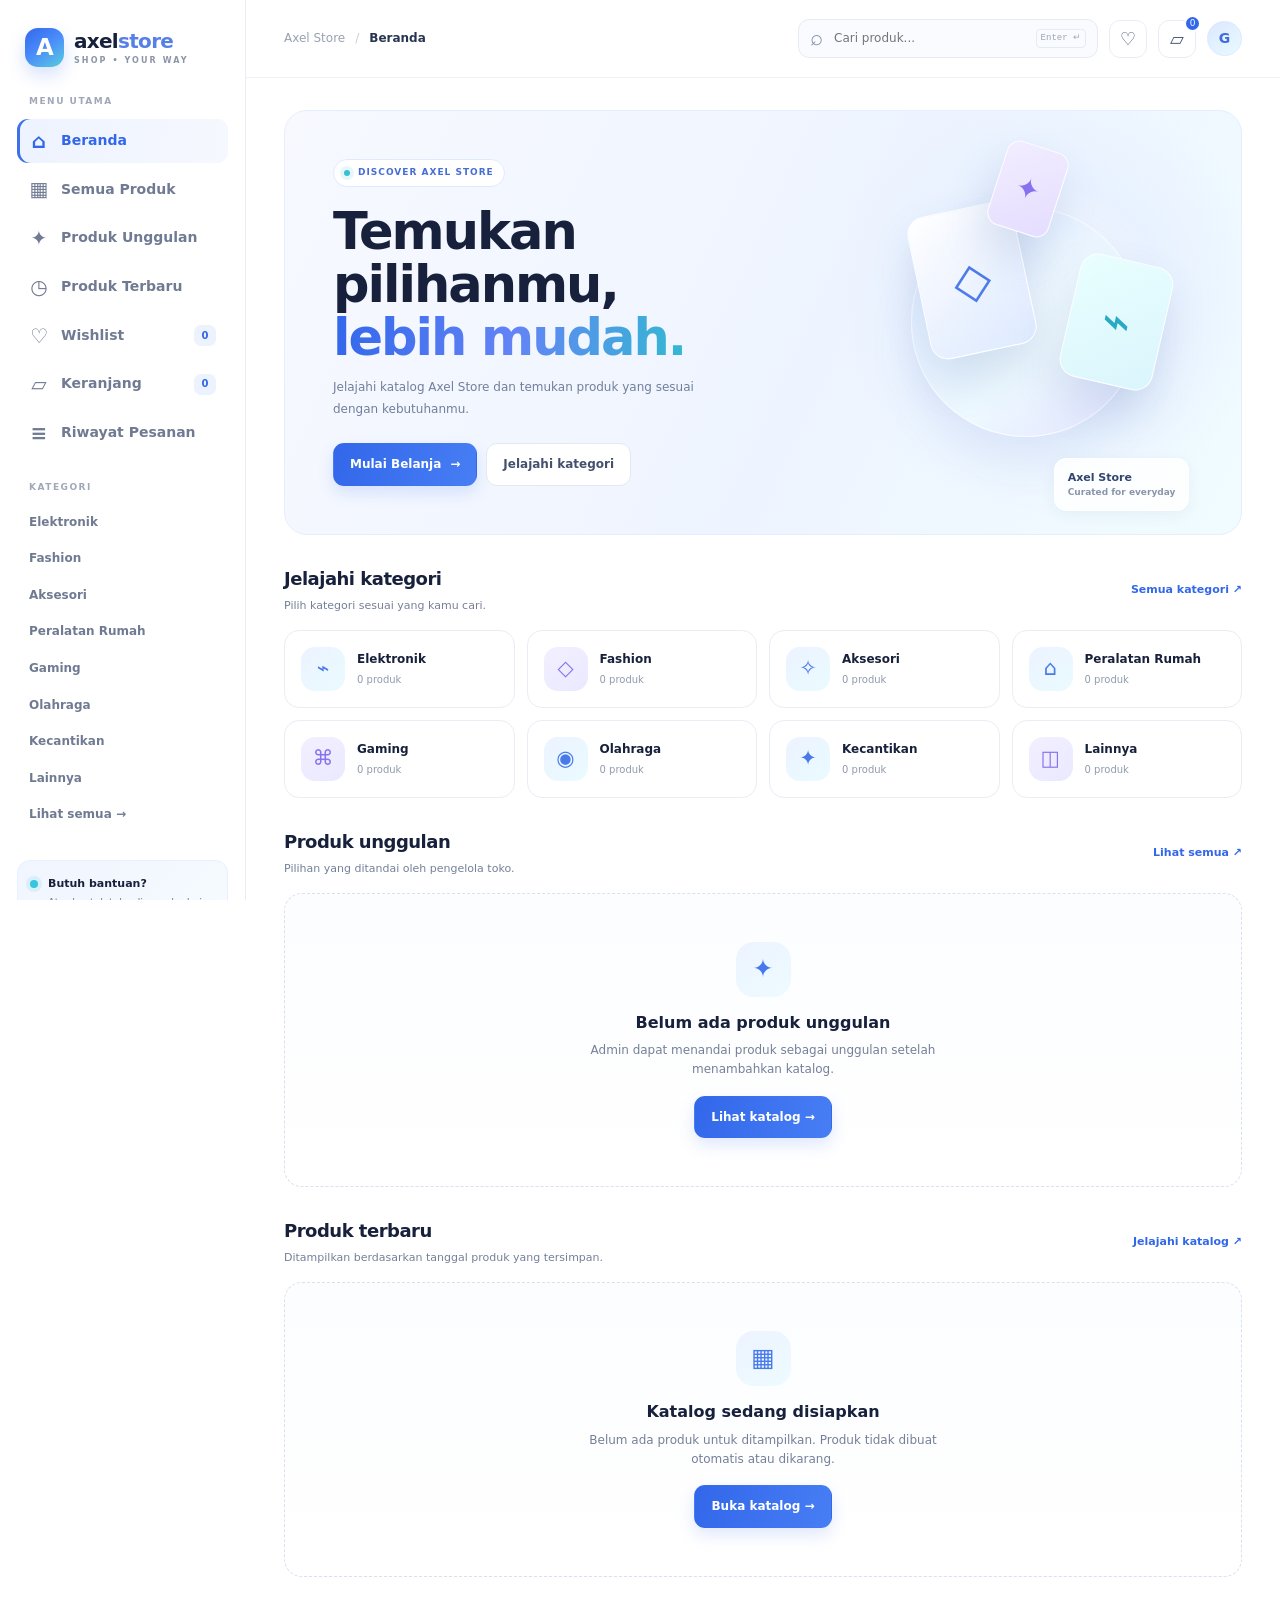
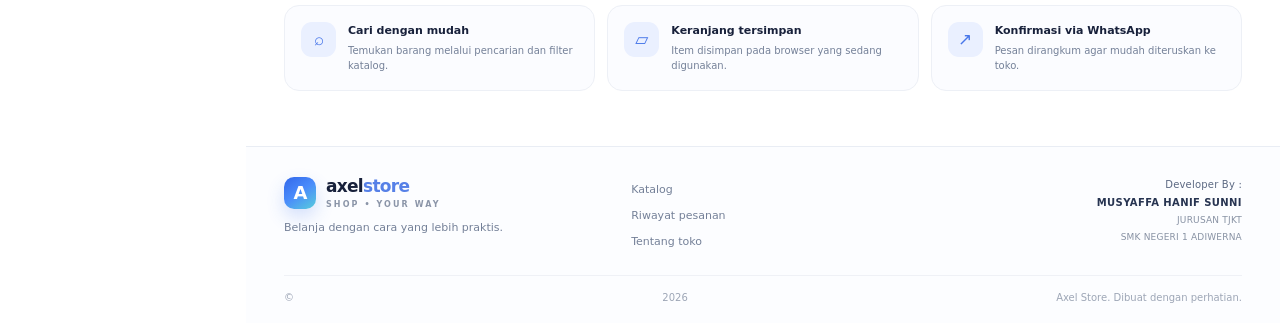
<file: index.html>
<!doctype html>
<html lang="id"><head><meta charset="utf-8"><meta name="viewport" content="width=device-width,initial-scale=1"><meta name="theme-color" content="#ffffff"><meta name="description" content="Axel Store — pilihan belanja dengan pengalaman yang praktis dan modern."><title>Axel Store — Beranda</title><link rel="stylesheet" href="css/style.css"><link rel="stylesheet" href="css/components.css"><link rel="stylesheet" href="css/responsive.css"><script defer src="js/storage.js"></script><script defer src="js/products.js"></script><script defer src="js/cart.js"></script><script defer src="js/wishlist.js"></script><script defer src="js/app.js"></script></head><body data-page="home"><div id="toast-root" aria-live="polite" aria-atomic="true"></div><div class="mobile-shade" id="mobile-shade"></div><aside class="shop-sidebar" id="shop-sidebar" aria-label="Navigasi toko"><a class="brand" href="index.html"><span class="brand-mark">A</span><span>axel<span class="brand-light">store</span><small>SHOP • YOUR WAY</small></span></a><div class="sidebar-label">MENU UTAMA</div><nav class="side-nav"><a data-nav="home" href="index.html"><span class="nav-icon">⌂</span> Beranda</a><a data-nav="shop" href="shop.html"><span class="nav-icon">▦</span> Semua Produk</a><a data-nav="featured" href="shop.html?featured=1"><span class="nav-icon">✦</span> Produk Unggulan</a><a data-nav="new" href="shop.html?sort=newest"><span class="nav-icon">◷</span> Produk Terbaru</a><a data-nav="wishlist" href="wishlist.html"><span class="nav-icon">♡</span> Wishlist <span class="nav-count" id="wishlist-count">0</span></a><a data-nav="cart" href="cart.html"><span class="nav-icon">▱</span> Keranjang <span class="nav-count" id="cart-count">0</span></a><a data-nav="orders" href="orders.html"><span class="nav-icon">≡</span> Riwayat Pesanan</a></nav><div class="sidebar-label category-label">KATEGORI</div><div id="sidebar-categories" class="category-links"><a href="shop.html">Semua kategori</a></div><div class="sidebar-bottom"><div class="sidebar-help"><span class="help-dot"></span><div><strong>Butuh bantuan?</strong><small>Atur kontak toko di panel admin.</small></div></div><a class="side-about" href="about.html">Tentang Axel Store <span>↗</span></a></div></aside><div class="main-column"><header class="topbar"><button class="icon-button mobile-menu" id="menu-toggle" aria-label="Buka navigasi" aria-expanded="false">☰</button><div class="breadcrumb" id="breadcrumb"><span>Axel Store</span><b>/</b><strong>Beranda</strong></div><div class="topbar-actions"><form class="quick-search" id="quick-search"><span>⌕</span><input name="q" aria-label="Cari produk" placeholder="Cari produk..." autocomplete="off"><kbd>Enter ↵</kbd></form><a class="icon-button top-icon" href="wishlist.html" aria-label="Wishlist">♡</a><a class="icon-button top-icon bag-button" href="cart.html" aria-label="Keranjang">▱<span id="top-cart-count">0</span></a><a class="avatar-link" href="account.html" title="Akun pelanggan">G</a></div></header><main id="page-content" class="page-content" tabindex="-1"><div class="page-loading">Menyiapkan Axel Store…</div></main><footer class="site-footer"><div><a class="brand footer-brand" href="index.html"><span class="brand-mark">A</span><span>axel<span class="brand-light">store</span><small>SHOP • YOUR WAY</small></span></a><p>Belanja dengan cara yang lebih praktis.</p></div><div class="footer-links"><a href="shop.html">Katalog</a><a href="orders.html">Riwayat pesanan</a><a href="about.html">Tentang toko</a></div><div class="developer"><span>Developer By :</span><strong>MUSYAFFA HANIF SUNNI</strong><span>JURUSAN TJKT</span><span>SMK NEGERI 1 ADIWERNA</span></div><div class="copyright">© <span id="copyright-year"></span> Axel Store. Dibuat dengan perhatian.</div></footer></div><button id="back-top" class="back-top" aria-label="Kembali ke atas">↑</button><div id="modal-root"></div></body></html>
</file>
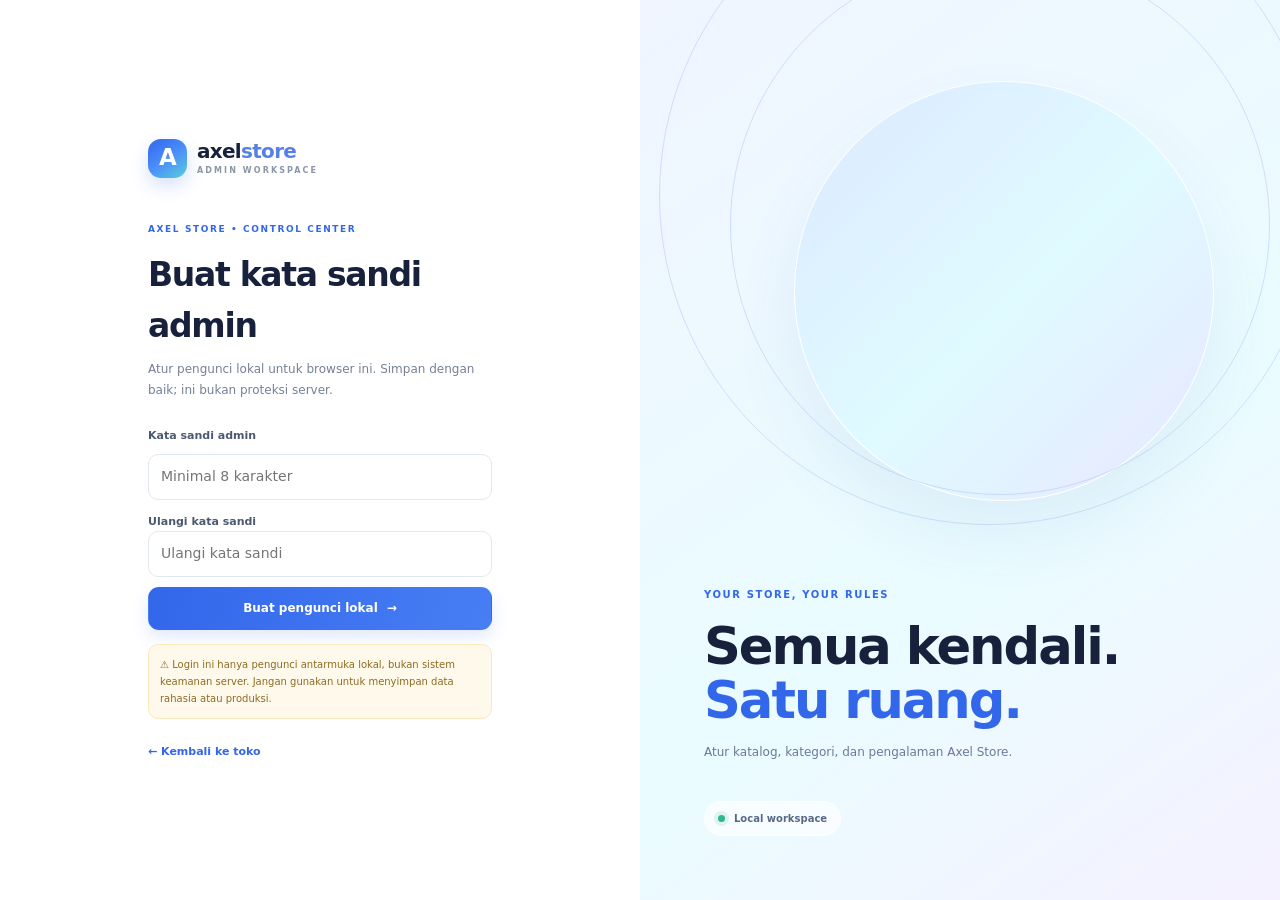
<file: admin/index.html>
<!doctype html>
<html lang="id"><head><meta charset="utf-8"><meta name="viewport" content="width=device-width,initial-scale=1"><meta name="robots" content="noindex,nofollow"><meta name="theme-color" content="#ffffff"><title>Admin — Axel Store</title><link rel="stylesheet" href="../css/style.css"><link rel="stylesheet" href="../css/components.css"><link rel="stylesheet" href="../css/admin.css"><link rel="stylesheet" href="../css/responsive.css"><script defer src="../js/storage.js"></script><script defer src="../js/products.js"></script><script defer src="../js/admin.js"></script></head><body class="admin-body" data-page="admin"><div id="toast-root" aria-live="polite" aria-atomic="true"></div><div class="admin-shade" id="admin-shade"></div><section id="admin-auth" class="admin-auth"><div class="auth-card"><a class="brand auth-brand" href="../index.html"><span class="brand-mark">A</span><span>axel<span class="brand-light">store</span><small>ADMIN WORKSPACE</small></span></a><div class="eyebrow">AXEL STORE • CONTROL CENTER</div><h1 id="auth-title">Panel Admin</h1><p id="auth-description">Kelola katalog dan tampilan toko dari browser ini.</p><form id="admin-auth-form" class="form-stack"><label for="admin-password">Kata sandi admin</label><input id="admin-password" type="password" minlength="8" autocomplete="current-password" required placeholder="Minimal 8 karakter"><div id="auth-confirm-wrap" hidden><label for="admin-password-confirm">Ulangi kata sandi</label><input id="admin-password-confirm" type="password" minlength="8" autocomplete="new-password" placeholder="Ulangi kata sandi"></div><button class="button button-primary" type="submit" id="admin-auth-submit">Masuk ke dashboard <span>→</span></button><p class="security-note">⚠️ Login ini hanya pengunci antarmuka lokal, bukan sistem keamanan server. Jangan gunakan untuk menyimpan data rahasia atau produksi.</p></form><a class="auth-back" href="../index.html">← Kembali ke toko</a></div><div class="auth-visual"><div class="auth-orbit orbit-one"></div><div class="auth-orbit orbit-two"></div><div class="auth-visual-copy"><span class="eyebrow">YOUR STORE, YOUR RULES</span><h2>Semua kendali.<br><em>Satu ruang.</em></h2><p>Atur katalog, kategori, dan pengalaman Axel Store.</p><div class="visual-chip"><span class="pulse-dot"></span> Local workspace</div></div></div></section><div id="admin-app" class="admin-layout" hidden><aside class="admin-sidebar" id="admin-sidebar"><a class="brand admin-brand" href="../index.html"><span class="brand-mark">A</span><span>axel<span class="brand-light">store</span><small>CONTROL CENTER</small></span></a><div class="sidebar-label">WORKSPACE</div><nav class="admin-nav"><button data-panel="dashboard" class="active"><span>▦</span> Dashboard</button><button data-panel="products"><span>▧</span> Produk</button><button data-panel="categories"><span>◫</span> Kategori</button><button data-panel="orders"><span>≡</span> Pesanan Lokal</button><button data-panel="settings"><span>⚙</span> Pengaturan Toko</button><button data-panel="appearance"><span>✦</span> Banner & Beranda</button><button data-panel="data"><span>⇅</span> Ekspor / Impor Data</button></nav><div class="admin-side-bottom"><a href="../index.html"><span>↗</span> Kembali ke Toko</a><button id="admin-logout"><span>⇥</span> Logout</button><div class="admin-local-status"><span class="pulse-dot"></span><div><b>Mode lokal</b><small>Data tersimpan di browser</small></div></div></div></aside><div class="admin-main"><header class="admin-topbar"><button id="admin-menu-toggle" class="icon-button admin-menu-toggle" aria-label="Buka menu admin">☰</button><div><div class="eyebrow">AXEL STORE / ADMIN</div><h1 id="admin-page-title">Dashboard</h1></div><div class="admin-top-actions"><span class="admin-date" id="admin-date"></span><a href="../index.html" class="button button-light button-small">Lihat Toko ↗</a><span class="admin-avatar">A</span></div></header><main id="admin-content" class="admin-content"><div class="page-loading">Menyiapkan dashboard…</div></main><footer class="admin-footer">Axel Store Admin <span>•</span> Data pada browser ini saja</footer></div></div><div id="modal-root"></div></body></html>
</file>
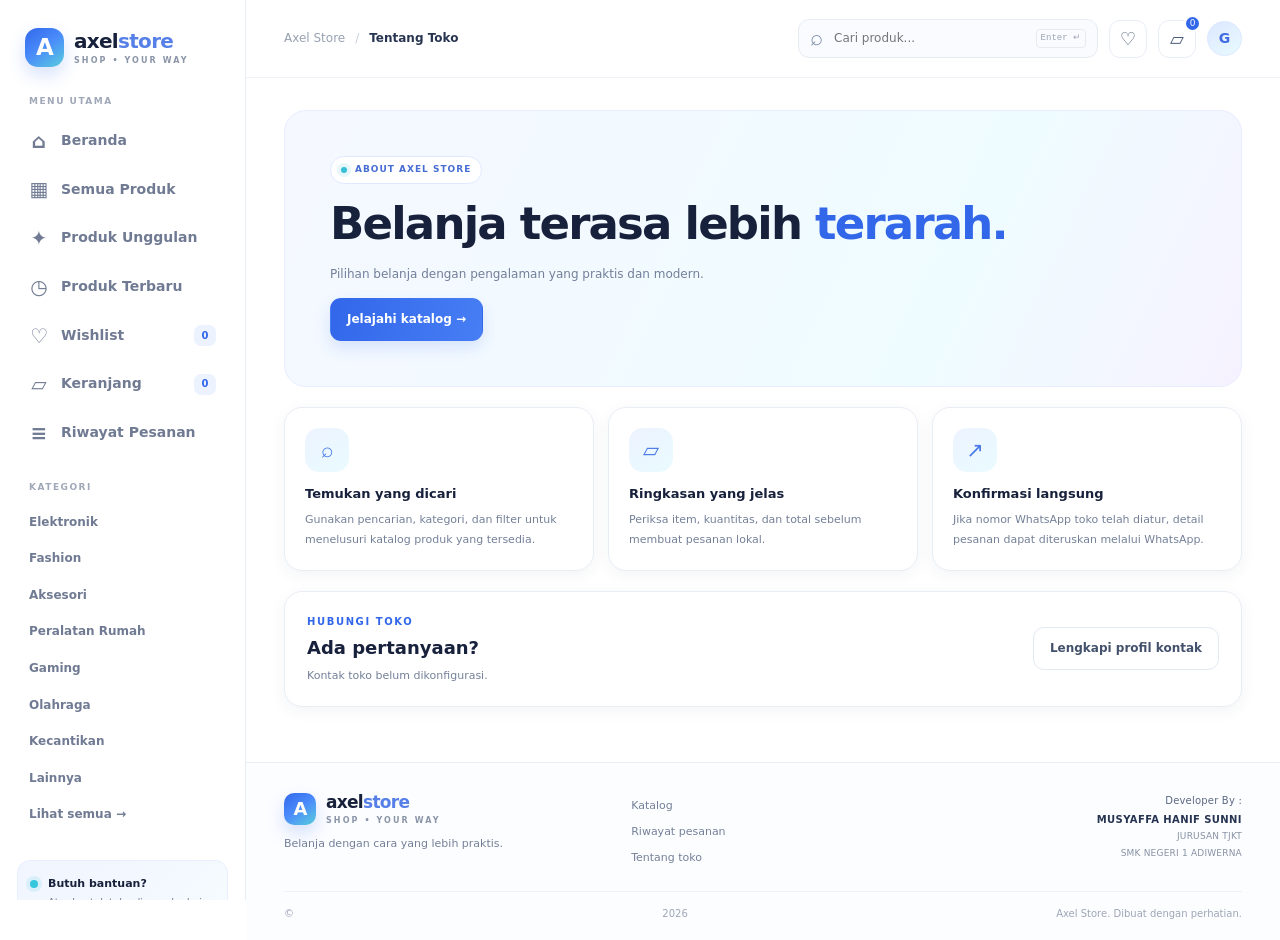
<file: about.html>
<!doctype html>
<html lang="id"><head><meta charset="utf-8"><meta name="viewport" content="width=device-width,initial-scale=1"><meta name="theme-color" content="#ffffff"><meta name="description" content="Axel Store — pilihan belanja dengan pengalaman yang praktis dan modern."><title>Axel Store — Tentang Toko</title><link rel="stylesheet" href="css/style.css"><link rel="stylesheet" href="css/components.css"><link rel="stylesheet" href="css/responsive.css"><script defer src="js/storage.js"></script><script defer src="js/products.js"></script><script defer src="js/cart.js"></script><script defer src="js/wishlist.js"></script><script defer src="js/app.js"></script></head><body data-page="about"><div id="toast-root" aria-live="polite" aria-atomic="true"></div><div class="mobile-shade" id="mobile-shade"></div><aside class="shop-sidebar" id="shop-sidebar" aria-label="Navigasi toko"><a class="brand" href="index.html"><span class="brand-mark">A</span><span>axel<span class="brand-light">store</span><small>SHOP • YOUR WAY</small></span></a><div class="sidebar-label">MENU UTAMA</div><nav class="side-nav"><a data-nav="home" href="index.html"><span class="nav-icon">⌂</span> Beranda</a><a data-nav="shop" href="shop.html"><span class="nav-icon">▦</span> Semua Produk</a><a data-nav="featured" href="shop.html?featured=1"><span class="nav-icon">✦</span> Produk Unggulan</a><a data-nav="new" href="shop.html?sort=newest"><span class="nav-icon">◷</span> Produk Terbaru</a><a data-nav="wishlist" href="wishlist.html"><span class="nav-icon">♡</span> Wishlist <span class="nav-count" id="wishlist-count">0</span></a><a data-nav="cart" href="cart.html"><span class="nav-icon">▱</span> Keranjang <span class="nav-count" id="cart-count">0</span></a><a data-nav="orders" href="orders.html"><span class="nav-icon">≡</span> Riwayat Pesanan</a></nav><div class="sidebar-label category-label">KATEGORI</div><div id="sidebar-categories" class="category-links"><a href="shop.html">Semua kategori</a></div><div class="sidebar-bottom"><div class="sidebar-help"><span class="help-dot"></span><div><strong>Butuh bantuan?</strong><small>Atur kontak toko di panel admin.</small></div></div><a class="side-about" href="about.html">Tentang Axel Store <span>↗</span></a></div></aside><div class="main-column"><header class="topbar"><button class="icon-button mobile-menu" id="menu-toggle" aria-label="Buka navigasi" aria-expanded="false">☰</button><div class="breadcrumb" id="breadcrumb"><span>Axel Store</span><b>/</b><strong>Beranda</strong></div><div class="topbar-actions"><form class="quick-search" id="quick-search"><span>⌕</span><input name="q" aria-label="Cari produk" placeholder="Cari produk..." autocomplete="off"><kbd>Enter ↵</kbd></form><a class="icon-button top-icon" href="wishlist.html" aria-label="Wishlist">♡</a><a class="icon-button top-icon bag-button" href="cart.html" aria-label="Keranjang">▱<span id="top-cart-count">0</span></a><a class="avatar-link" href="account.html" title="Akun pelanggan">G</a></div></header><main id="page-content" class="page-content" tabindex="-1"><div class="page-loading">Menyiapkan Axel Store…</div></main><footer class="site-footer"><div><a class="brand footer-brand" href="index.html"><span class="brand-mark">A</span><span>axel<span class="brand-light">store</span><small>SHOP • YOUR WAY</small></span></a><p>Belanja dengan cara yang lebih praktis.</p></div><div class="footer-links"><a href="shop.html">Katalog</a><a href="orders.html">Riwayat pesanan</a><a href="about.html">Tentang toko</a></div><div class="developer"><span>Developer By :</span><strong>MUSYAFFA HANIF SUNNI</strong><span>JURUSAN TJKT</span><span>SMK NEGERI 1 ADIWERNA</span></div><div class="copyright">© <span id="copyright-year"></span> Axel Store. Dibuat dengan perhatian.</div></footer></div><button id="back-top" class="back-top" aria-label="Kembali ke atas">↑</button><div id="modal-root"></div></body></html>
</file>
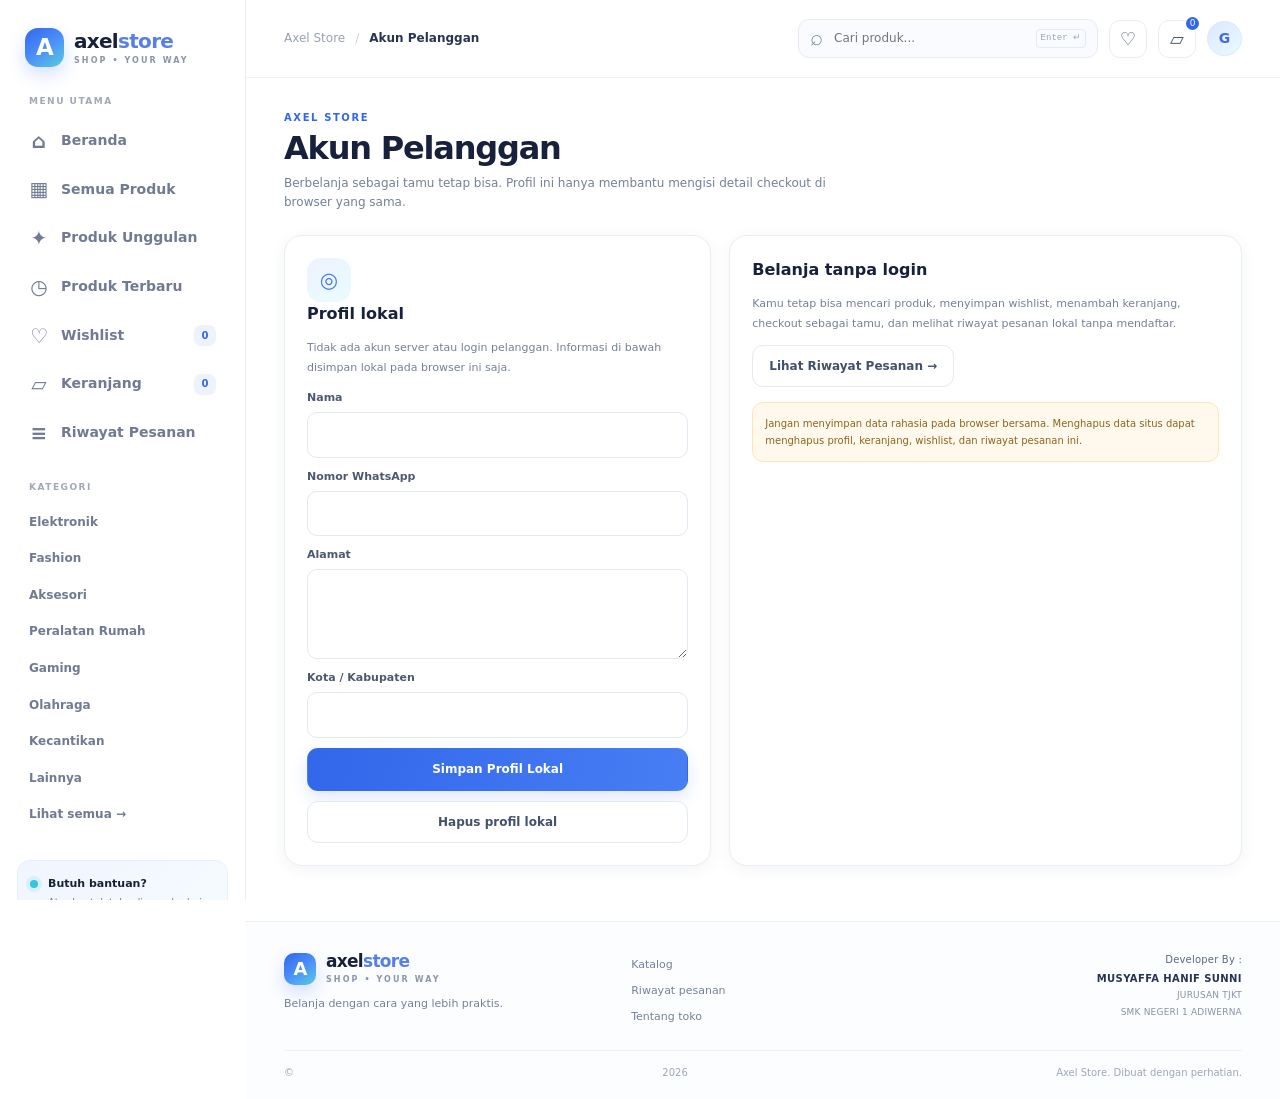
<file: account.html>
<!doctype html>
<html lang="id"><head><meta charset="utf-8"><meta name="viewport" content="width=device-width,initial-scale=1"><meta name="theme-color" content="#ffffff"><meta name="description" content="Axel Store — pilihan belanja dengan pengalaman yang praktis dan modern."><title>Axel Store — Akun Pelanggan</title><link rel="stylesheet" href="css/style.css"><link rel="stylesheet" href="css/components.css"><link rel="stylesheet" href="css/responsive.css"><script defer src="js/storage.js"></script><script defer src="js/products.js"></script><script defer src="js/cart.js"></script><script defer src="js/wishlist.js"></script><script defer src="js/app.js"></script></head><body data-page="account"><div id="toast-root" aria-live="polite" aria-atomic="true"></div><div class="mobile-shade" id="mobile-shade"></div><aside class="shop-sidebar" id="shop-sidebar" aria-label="Navigasi toko"><a class="brand" href="index.html"><span class="brand-mark">A</span><span>axel<span class="brand-light">store</span><small>SHOP • YOUR WAY</small></span></a><div class="sidebar-label">MENU UTAMA</div><nav class="side-nav"><a data-nav="home" href="index.html"><span class="nav-icon">⌂</span> Beranda</a><a data-nav="shop" href="shop.html"><span class="nav-icon">▦</span> Semua Produk</a><a data-nav="featured" href="shop.html?featured=1"><span class="nav-icon">✦</span> Produk Unggulan</a><a data-nav="new" href="shop.html?sort=newest"><span class="nav-icon">◷</span> Produk Terbaru</a><a data-nav="wishlist" href="wishlist.html"><span class="nav-icon">♡</span> Wishlist <span class="nav-count" id="wishlist-count">0</span></a><a data-nav="cart" href="cart.html"><span class="nav-icon">▱</span> Keranjang <span class="nav-count" id="cart-count">0</span></a><a data-nav="orders" href="orders.html"><span class="nav-icon">≡</span> Riwayat Pesanan</a></nav><div class="sidebar-label category-label">KATEGORI</div><div id="sidebar-categories" class="category-links"><a href="shop.html">Semua kategori</a></div><div class="sidebar-bottom"><div class="sidebar-help"><span class="help-dot"></span><div><strong>Butuh bantuan?</strong><small>Atur kontak toko di panel admin.</small></div></div><a class="side-about" href="about.html">Tentang Axel Store <span>↗</span></a></div></aside><div class="main-column"><header class="topbar"><button class="icon-button mobile-menu" id="menu-toggle" aria-label="Buka navigasi" aria-expanded="false">☰</button><div class="breadcrumb" id="breadcrumb"><span>Axel Store</span><b>/</b><strong>Beranda</strong></div><div class="topbar-actions"><form class="quick-search" id="quick-search"><span>⌕</span><input name="q" aria-label="Cari produk" placeholder="Cari produk..." autocomplete="off"><kbd>Enter ↵</kbd></form><a class="icon-button top-icon" href="wishlist.html" aria-label="Wishlist">♡</a><a class="icon-button top-icon bag-button" href="cart.html" aria-label="Keranjang">▱<span id="top-cart-count">0</span></a><a class="avatar-link" href="account.html" title="Akun pelanggan">G</a></div></header><main id="page-content" class="page-content" tabindex="-1"><div class="page-loading">Menyiapkan Axel Store…</div></main><footer class="site-footer"><div><a class="brand footer-brand" href="index.html"><span class="brand-mark">A</span><span>axel<span class="brand-light">store</span><small>SHOP • YOUR WAY</small></span></a><p>Belanja dengan cara yang lebih praktis.</p></div><div class="footer-links"><a href="shop.html">Katalog</a><a href="orders.html">Riwayat pesanan</a><a href="about.html">Tentang toko</a></div><div class="developer"><span>Developer By :</span><strong>MUSYAFFA HANIF SUNNI</strong><span>JURUSAN TJKT</span><span>SMK NEGERI 1 ADIWERNA</span></div><div class="copyright">© <span id="copyright-year"></span> Axel Store. Dibuat dengan perhatian.</div></footer></div><button id="back-top" class="back-top" aria-label="Kembali ke atas">↑</button><div id="modal-root"></div></body></html>
</file>
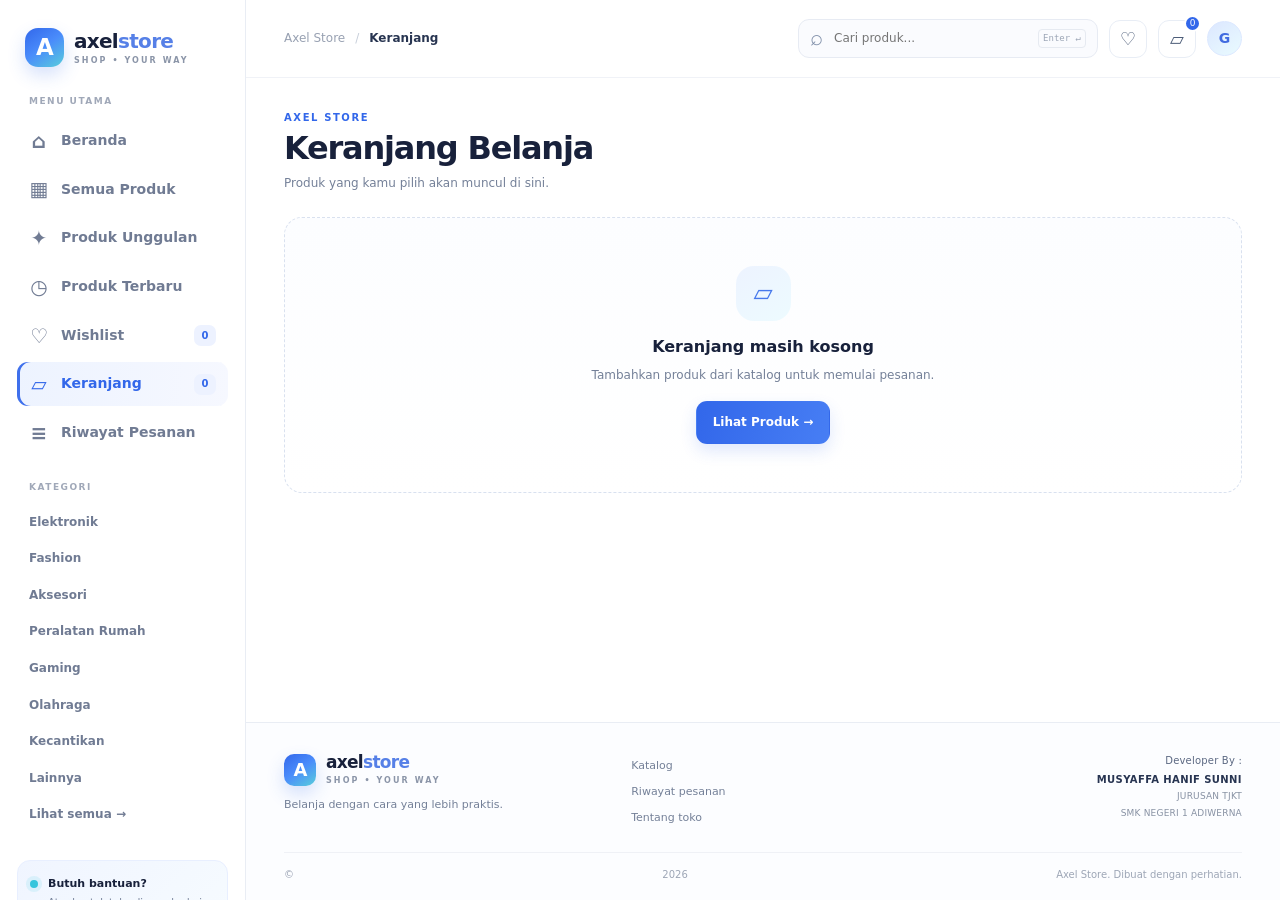
<file: cart.html>
<!doctype html>
<html lang="id"><head><meta charset="utf-8"><meta name="viewport" content="width=device-width,initial-scale=1"><meta name="theme-color" content="#ffffff"><meta name="description" content="Axel Store — pilihan belanja dengan pengalaman yang praktis dan modern."><title>Axel Store — Keranjang Belanja</title><link rel="stylesheet" href="css/style.css"><link rel="stylesheet" href="css/components.css"><link rel="stylesheet" href="css/responsive.css"><script defer src="js/storage.js"></script><script defer src="js/products.js"></script><script defer src="js/cart.js"></script><script defer src="js/wishlist.js"></script><script defer src="js/app.js"></script></head><body data-page="cart"><div id="toast-root" aria-live="polite" aria-atomic="true"></div><div class="mobile-shade" id="mobile-shade"></div><aside class="shop-sidebar" id="shop-sidebar" aria-label="Navigasi toko"><a class="brand" href="index.html"><span class="brand-mark">A</span><span>axel<span class="brand-light">store</span><small>SHOP • YOUR WAY</small></span></a><div class="sidebar-label">MENU UTAMA</div><nav class="side-nav"><a data-nav="home" href="index.html"><span class="nav-icon">⌂</span> Beranda</a><a data-nav="shop" href="shop.html"><span class="nav-icon">▦</span> Semua Produk</a><a data-nav="featured" href="shop.html?featured=1"><span class="nav-icon">✦</span> Produk Unggulan</a><a data-nav="new" href="shop.html?sort=newest"><span class="nav-icon">◷</span> Produk Terbaru</a><a data-nav="wishlist" href="wishlist.html"><span class="nav-icon">♡</span> Wishlist <span class="nav-count" id="wishlist-count">0</span></a><a data-nav="cart" href="cart.html"><span class="nav-icon">▱</span> Keranjang <span class="nav-count" id="cart-count">0</span></a><a data-nav="orders" href="orders.html"><span class="nav-icon">≡</span> Riwayat Pesanan</a></nav><div class="sidebar-label category-label">KATEGORI</div><div id="sidebar-categories" class="category-links"><a href="shop.html">Semua kategori</a></div><div class="sidebar-bottom"><div class="sidebar-help"><span class="help-dot"></span><div><strong>Butuh bantuan?</strong><small>Atur kontak toko di panel admin.</small></div></div><a class="side-about" href="about.html">Tentang Axel Store <span>↗</span></a></div></aside><div class="main-column"><header class="topbar"><button class="icon-button mobile-menu" id="menu-toggle" aria-label="Buka navigasi" aria-expanded="false">☰</button><div class="breadcrumb" id="breadcrumb"><span>Axel Store</span><b>/</b><strong>Beranda</strong></div><div class="topbar-actions"><form class="quick-search" id="quick-search"><span>⌕</span><input name="q" aria-label="Cari produk" placeholder="Cari produk..." autocomplete="off"><kbd>Enter ↵</kbd></form><a class="icon-button top-icon" href="wishlist.html" aria-label="Wishlist">♡</a><a class="icon-button top-icon bag-button" href="cart.html" aria-label="Keranjang">▱<span id="top-cart-count">0</span></a><a class="avatar-link" href="account.html" title="Akun pelanggan">G</a></div></header><main id="page-content" class="page-content" tabindex="-1"><div class="page-loading">Menyiapkan Axel Store…</div></main><footer class="site-footer"><div><a class="brand footer-brand" href="index.html"><span class="brand-mark">A</span><span>axel<span class="brand-light">store</span><small>SHOP • YOUR WAY</small></span></a><p>Belanja dengan cara yang lebih praktis.</p></div><div class="footer-links"><a href="shop.html">Katalog</a><a href="orders.html">Riwayat pesanan</a><a href="about.html">Tentang toko</a></div><div class="developer"><span>Developer By :</span><strong>MUSYAFFA HANIF SUNNI</strong><span>JURUSAN TJKT</span><span>SMK NEGERI 1 ADIWERNA</span></div><div class="copyright">© <span id="copyright-year"></span> Axel Store. Dibuat dengan perhatian.</div></footer></div><button id="back-top" class="back-top" aria-label="Kembali ke atas">↑</button><div id="modal-root"></div></body></html>
</file>
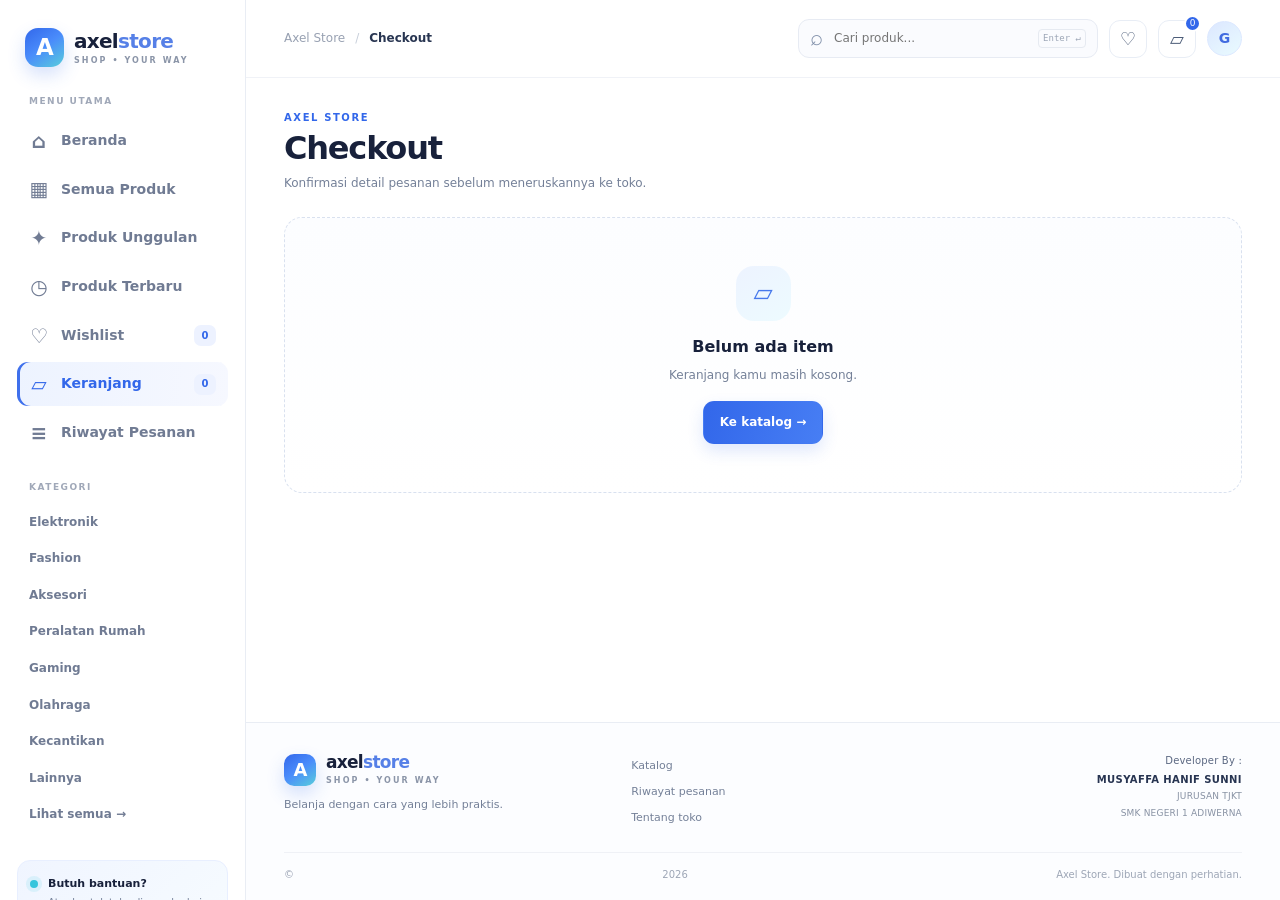
<file: checkout.html>
<!doctype html>
<html lang="id"><head><meta charset="utf-8"><meta name="viewport" content="width=device-width,initial-scale=1"><meta name="theme-color" content="#ffffff"><meta name="description" content="Axel Store — pilihan belanja dengan pengalaman yang praktis dan modern."><title>Axel Store — Checkout</title><link rel="stylesheet" href="css/style.css"><link rel="stylesheet" href="css/components.css"><link rel="stylesheet" href="css/responsive.css"><script defer src="js/storage.js"></script><script defer src="js/products.js"></script><script defer src="js/cart.js"></script><script defer src="js/wishlist.js"></script><script defer src="js/app.js"></script></head><body data-page="checkout"><div id="toast-root" aria-live="polite" aria-atomic="true"></div><div class="mobile-shade" id="mobile-shade"></div><aside class="shop-sidebar" id="shop-sidebar" aria-label="Navigasi toko"><a class="brand" href="index.html"><span class="brand-mark">A</span><span>axel<span class="brand-light">store</span><small>SHOP • YOUR WAY</small></span></a><div class="sidebar-label">MENU UTAMA</div><nav class="side-nav"><a data-nav="home" href="index.html"><span class="nav-icon">⌂</span> Beranda</a><a data-nav="shop" href="shop.html"><span class="nav-icon">▦</span> Semua Produk</a><a data-nav="featured" href="shop.html?featured=1"><span class="nav-icon">✦</span> Produk Unggulan</a><a data-nav="new" href="shop.html?sort=newest"><span class="nav-icon">◷</span> Produk Terbaru</a><a data-nav="wishlist" href="wishlist.html"><span class="nav-icon">♡</span> Wishlist <span class="nav-count" id="wishlist-count">0</span></a><a data-nav="cart" href="cart.html"><span class="nav-icon">▱</span> Keranjang <span class="nav-count" id="cart-count">0</span></a><a data-nav="orders" href="orders.html"><span class="nav-icon">≡</span> Riwayat Pesanan</a></nav><div class="sidebar-label category-label">KATEGORI</div><div id="sidebar-categories" class="category-links"><a href="shop.html">Semua kategori</a></div><div class="sidebar-bottom"><div class="sidebar-help"><span class="help-dot"></span><div><strong>Butuh bantuan?</strong><small>Atur kontak toko di panel admin.</small></div></div><a class="side-about" href="about.html">Tentang Axel Store <span>↗</span></a></div></aside><div class="main-column"><header class="topbar"><button class="icon-button mobile-menu" id="menu-toggle" aria-label="Buka navigasi" aria-expanded="false">☰</button><div class="breadcrumb" id="breadcrumb"><span>Axel Store</span><b>/</b><strong>Beranda</strong></div><div class="topbar-actions"><form class="quick-search" id="quick-search"><span>⌕</span><input name="q" aria-label="Cari produk" placeholder="Cari produk..." autocomplete="off"><kbd>Enter ↵</kbd></form><a class="icon-button top-icon" href="wishlist.html" aria-label="Wishlist">♡</a><a class="icon-button top-icon bag-button" href="cart.html" aria-label="Keranjang">▱<span id="top-cart-count">0</span></a><a class="avatar-link" href="account.html" title="Akun pelanggan">G</a></div></header><main id="page-content" class="page-content" tabindex="-1"><div class="page-loading">Menyiapkan Axel Store…</div></main><footer class="site-footer"><div><a class="brand footer-brand" href="index.html"><span class="brand-mark">A</span><span>axel<span class="brand-light">store</span><small>SHOP • YOUR WAY</small></span></a><p>Belanja dengan cara yang lebih praktis.</p></div><div class="footer-links"><a href="shop.html">Katalog</a><a href="orders.html">Riwayat pesanan</a><a href="about.html">Tentang toko</a></div><div class="developer"><span>Developer By :</span><strong>MUSYAFFA HANIF SUNNI</strong><span>JURUSAN TJKT</span><span>SMK NEGERI 1 ADIWERNA</span></div><div class="copyright">© <span id="copyright-year"></span> Axel Store. Dibuat dengan perhatian.</div></footer></div><button id="back-top" class="back-top" aria-label="Kembali ke atas">↑</button><div id="modal-root"></div></body></html>
</file>
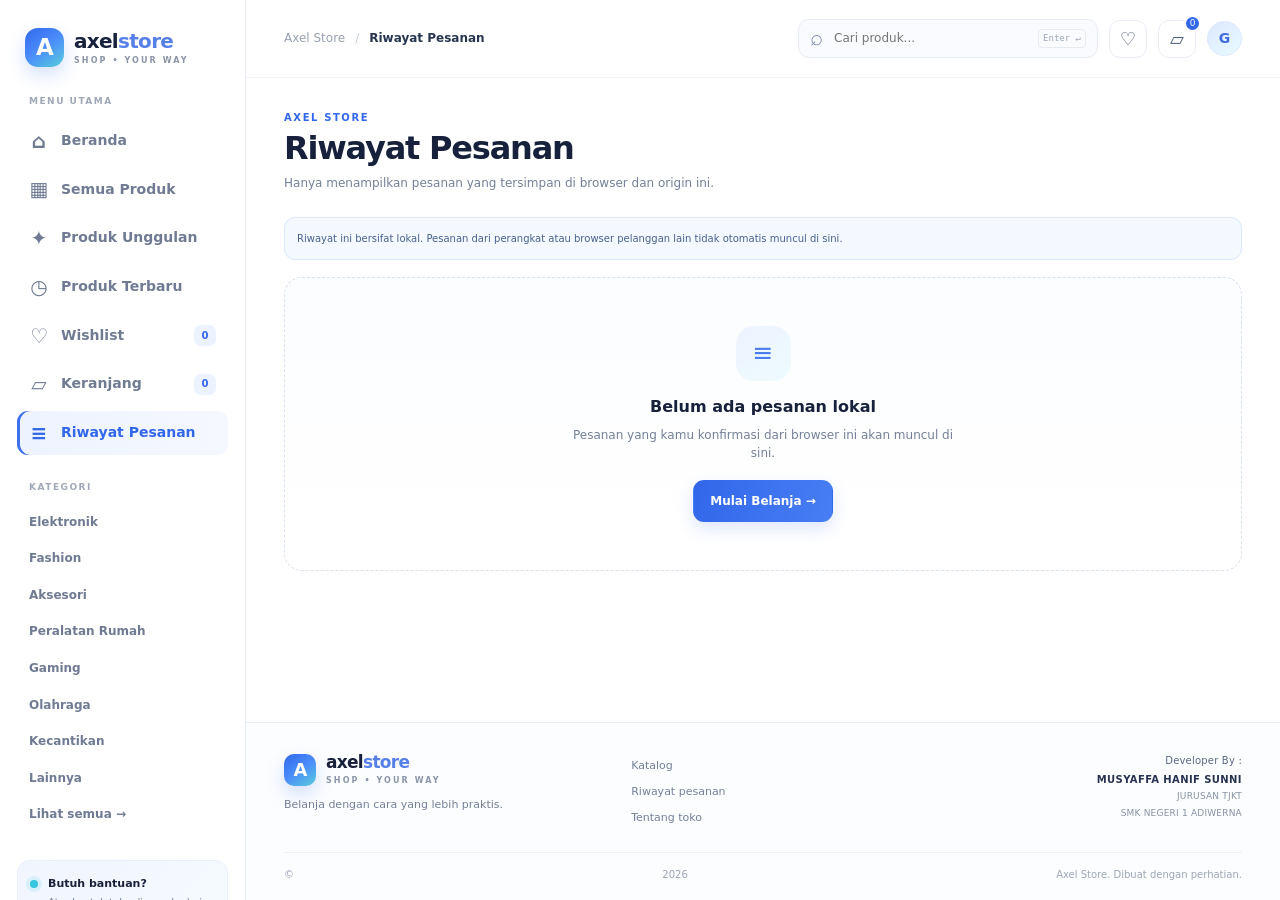
<file: orders.html>
<!doctype html>
<html lang="id"><head><meta charset="utf-8"><meta name="viewport" content="width=device-width,initial-scale=1"><meta name="theme-color" content="#ffffff"><meta name="description" content="Axel Store — pilihan belanja dengan pengalaman yang praktis dan modern."><title>Axel Store — Riwayat Pesanan</title><link rel="stylesheet" href="css/style.css"><link rel="stylesheet" href="css/components.css"><link rel="stylesheet" href="css/responsive.css"><script defer src="js/storage.js"></script><script defer src="js/products.js"></script><script defer src="js/cart.js"></script><script defer src="js/wishlist.js"></script><script defer src="js/app.js"></script></head><body data-page="orders"><div id="toast-root" aria-live="polite" aria-atomic="true"></div><div class="mobile-shade" id="mobile-shade"></div><aside class="shop-sidebar" id="shop-sidebar" aria-label="Navigasi toko"><a class="brand" href="index.html"><span class="brand-mark">A</span><span>axel<span class="brand-light">store</span><small>SHOP • YOUR WAY</small></span></a><div class="sidebar-label">MENU UTAMA</div><nav class="side-nav"><a data-nav="home" href="index.html"><span class="nav-icon">⌂</span> Beranda</a><a data-nav="shop" href="shop.html"><span class="nav-icon">▦</span> Semua Produk</a><a data-nav="featured" href="shop.html?featured=1"><span class="nav-icon">✦</span> Produk Unggulan</a><a data-nav="new" href="shop.html?sort=newest"><span class="nav-icon">◷</span> Produk Terbaru</a><a data-nav="wishlist" href="wishlist.html"><span class="nav-icon">♡</span> Wishlist <span class="nav-count" id="wishlist-count">0</span></a><a data-nav="cart" href="cart.html"><span class="nav-icon">▱</span> Keranjang <span class="nav-count" id="cart-count">0</span></a><a data-nav="orders" href="orders.html"><span class="nav-icon">≡</span> Riwayat Pesanan</a></nav><div class="sidebar-label category-label">KATEGORI</div><div id="sidebar-categories" class="category-links"><a href="shop.html">Semua kategori</a></div><div class="sidebar-bottom"><div class="sidebar-help"><span class="help-dot"></span><div><strong>Butuh bantuan?</strong><small>Atur kontak toko di panel admin.</small></div></div><a class="side-about" href="about.html">Tentang Axel Store <span>↗</span></a></div></aside><div class="main-column"><header class="topbar"><button class="icon-button mobile-menu" id="menu-toggle" aria-label="Buka navigasi" aria-expanded="false">☰</button><div class="breadcrumb" id="breadcrumb"><span>Axel Store</span><b>/</b><strong>Beranda</strong></div><div class="topbar-actions"><form class="quick-search" id="quick-search"><span>⌕</span><input name="q" aria-label="Cari produk" placeholder="Cari produk..." autocomplete="off"><kbd>Enter ↵</kbd></form><a class="icon-button top-icon" href="wishlist.html" aria-label="Wishlist">♡</a><a class="icon-button top-icon bag-button" href="cart.html" aria-label="Keranjang">▱<span id="top-cart-count">0</span></a><a class="avatar-link" href="account.html" title="Akun pelanggan">G</a></div></header><main id="page-content" class="page-content" tabindex="-1"><div class="page-loading">Menyiapkan Axel Store…</div></main><footer class="site-footer"><div><a class="brand footer-brand" href="index.html"><span class="brand-mark">A</span><span>axel<span class="brand-light">store</span><small>SHOP • YOUR WAY</small></span></a><p>Belanja dengan cara yang lebih praktis.</p></div><div class="footer-links"><a href="shop.html">Katalog</a><a href="orders.html">Riwayat pesanan</a><a href="about.html">Tentang toko</a></div><div class="developer"><span>Developer By :</span><strong>MUSYAFFA HANIF SUNNI</strong><span>JURUSAN TJKT</span><span>SMK NEGERI 1 ADIWERNA</span></div><div class="copyright">© <span id="copyright-year"></span> Axel Store. Dibuat dengan perhatian.</div></footer></div><button id="back-top" class="back-top" aria-label="Kembali ke atas">↑</button><div id="modal-root"></div></body></html>
</file>
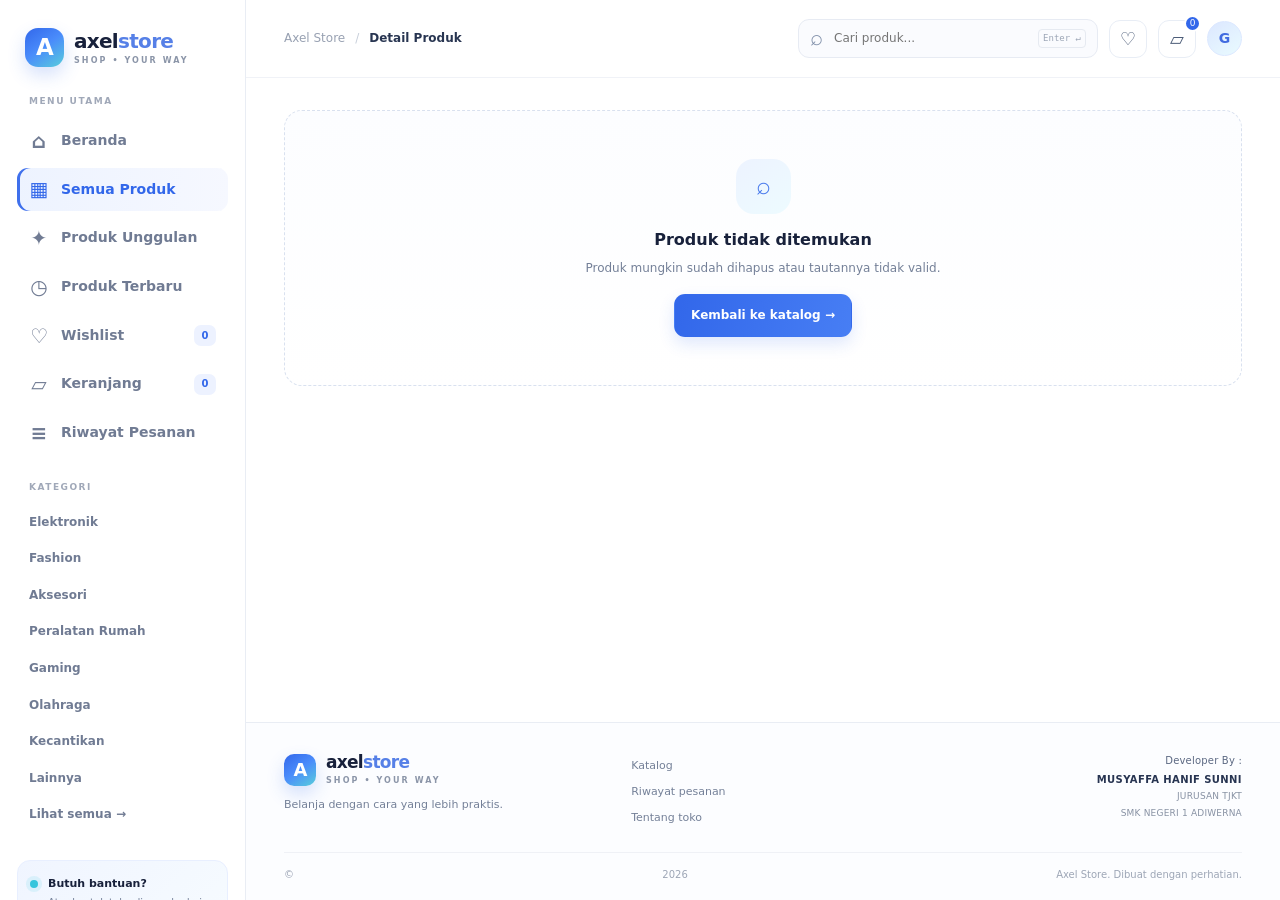
<file: product.html>
<!doctype html>
<html lang="id"><head><meta charset="utf-8"><meta name="viewport" content="width=device-width,initial-scale=1"><meta name="theme-color" content="#ffffff"><meta name="description" content="Axel Store — pilihan belanja dengan pengalaman yang praktis dan modern."><title>Axel Store — Detail Produk</title><link rel="stylesheet" href="css/style.css"><link rel="stylesheet" href="css/components.css"><link rel="stylesheet" href="css/responsive.css"><script defer src="js/storage.js"></script><script defer src="js/products.js"></script><script defer src="js/cart.js"></script><script defer src="js/wishlist.js"></script><script defer src="js/app.js"></script></head><body data-page="product"><div id="toast-root" aria-live="polite" aria-atomic="true"></div><div class="mobile-shade" id="mobile-shade"></div><aside class="shop-sidebar" id="shop-sidebar" aria-label="Navigasi toko"><a class="brand" href="index.html"><span class="brand-mark">A</span><span>axel<span class="brand-light">store</span><small>SHOP • YOUR WAY</small></span></a><div class="sidebar-label">MENU UTAMA</div><nav class="side-nav"><a data-nav="home" href="index.html"><span class="nav-icon">⌂</span> Beranda</a><a data-nav="shop" href="shop.html"><span class="nav-icon">▦</span> Semua Produk</a><a data-nav="featured" href="shop.html?featured=1"><span class="nav-icon">✦</span> Produk Unggulan</a><a data-nav="new" href="shop.html?sort=newest"><span class="nav-icon">◷</span> Produk Terbaru</a><a data-nav="wishlist" href="wishlist.html"><span class="nav-icon">♡</span> Wishlist <span class="nav-count" id="wishlist-count">0</span></a><a data-nav="cart" href="cart.html"><span class="nav-icon">▱</span> Keranjang <span class="nav-count" id="cart-count">0</span></a><a data-nav="orders" href="orders.html"><span class="nav-icon">≡</span> Riwayat Pesanan</a></nav><div class="sidebar-label category-label">KATEGORI</div><div id="sidebar-categories" class="category-links"><a href="shop.html">Semua kategori</a></div><div class="sidebar-bottom"><div class="sidebar-help"><span class="help-dot"></span><div><strong>Butuh bantuan?</strong><small>Atur kontak toko di panel admin.</small></div></div><a class="side-about" href="about.html">Tentang Axel Store <span>↗</span></a></div></aside><div class="main-column"><header class="topbar"><button class="icon-button mobile-menu" id="menu-toggle" aria-label="Buka navigasi" aria-expanded="false">☰</button><div class="breadcrumb" id="breadcrumb"><span>Axel Store</span><b>/</b><strong>Beranda</strong></div><div class="topbar-actions"><form class="quick-search" id="quick-search"><span>⌕</span><input name="q" aria-label="Cari produk" placeholder="Cari produk..." autocomplete="off"><kbd>Enter ↵</kbd></form><a class="icon-button top-icon" href="wishlist.html" aria-label="Wishlist">♡</a><a class="icon-button top-icon bag-button" href="cart.html" aria-label="Keranjang">▱<span id="top-cart-count">0</span></a><a class="avatar-link" href="account.html" title="Akun pelanggan">G</a></div></header><main id="page-content" class="page-content" tabindex="-1"><div class="page-loading">Menyiapkan Axel Store…</div></main><footer class="site-footer"><div><a class="brand footer-brand" href="index.html"><span class="brand-mark">A</span><span>axel<span class="brand-light">store</span><small>SHOP • YOUR WAY</small></span></a><p>Belanja dengan cara yang lebih praktis.</p></div><div class="footer-links"><a href="shop.html">Katalog</a><a href="orders.html">Riwayat pesanan</a><a href="about.html">Tentang toko</a></div><div class="developer"><span>Developer By :</span><strong>MUSYAFFA HANIF SUNNI</strong><span>JURUSAN TJKT</span><span>SMK NEGERI 1 ADIWERNA</span></div><div class="copyright">© <span id="copyright-year"></span> Axel Store. Dibuat dengan perhatian.</div></footer></div><button id="back-top" class="back-top" aria-label="Kembali ke atas">↑</button><div id="modal-root"></div></body></html>
</file>
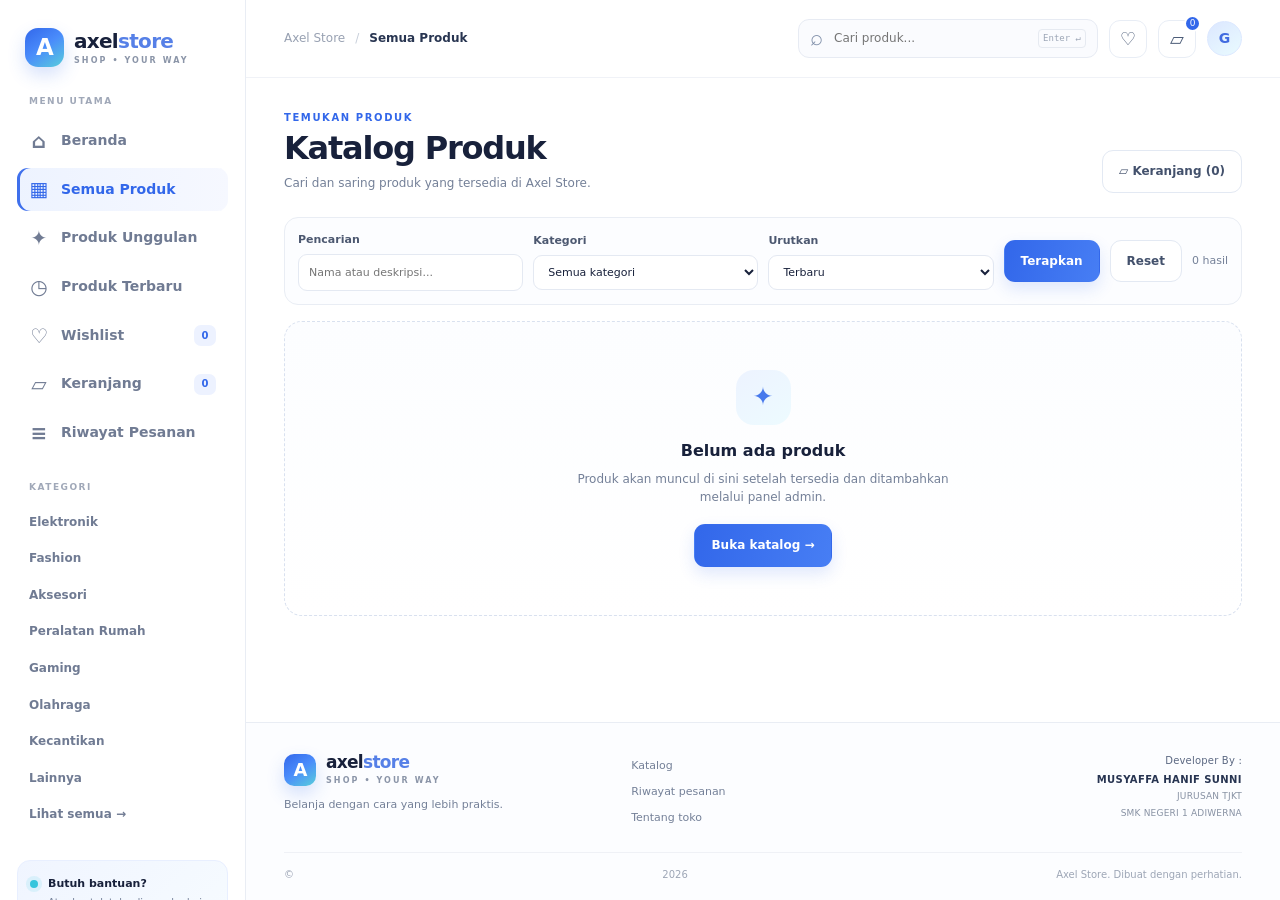
<file: shop.html>
<!doctype html>
<html lang="id"><head><meta charset="utf-8"><meta name="viewport" content="width=device-width,initial-scale=1"><meta name="theme-color" content="#ffffff"><meta name="description" content="Axel Store — pilihan belanja dengan pengalaman yang praktis dan modern."><title>Axel Store — Katalog Produk</title><link rel="stylesheet" href="css/style.css"><link rel="stylesheet" href="css/components.css"><link rel="stylesheet" href="css/responsive.css"><script defer src="js/storage.js"></script><script defer src="js/products.js"></script><script defer src="js/cart.js"></script><script defer src="js/wishlist.js"></script><script defer src="js/app.js"></script></head><body data-page="shop"><div id="toast-root" aria-live="polite" aria-atomic="true"></div><div class="mobile-shade" id="mobile-shade"></div><aside class="shop-sidebar" id="shop-sidebar" aria-label="Navigasi toko"><a class="brand" href="index.html"><span class="brand-mark">A</span><span>axel<span class="brand-light">store</span><small>SHOP • YOUR WAY</small></span></a><div class="sidebar-label">MENU UTAMA</div><nav class="side-nav"><a data-nav="home" href="index.html"><span class="nav-icon">⌂</span> Beranda</a><a data-nav="shop" href="shop.html"><span class="nav-icon">▦</span> Semua Produk</a><a data-nav="featured" href="shop.html?featured=1"><span class="nav-icon">✦</span> Produk Unggulan</a><a data-nav="new" href="shop.html?sort=newest"><span class="nav-icon">◷</span> Produk Terbaru</a><a data-nav="wishlist" href="wishlist.html"><span class="nav-icon">♡</span> Wishlist <span class="nav-count" id="wishlist-count">0</span></a><a data-nav="cart" href="cart.html"><span class="nav-icon">▱</span> Keranjang <span class="nav-count" id="cart-count">0</span></a><a data-nav="orders" href="orders.html"><span class="nav-icon">≡</span> Riwayat Pesanan</a></nav><div class="sidebar-label category-label">KATEGORI</div><div id="sidebar-categories" class="category-links"><a href="shop.html">Semua kategori</a></div><div class="sidebar-bottom"><div class="sidebar-help"><span class="help-dot"></span><div><strong>Butuh bantuan?</strong><small>Atur kontak toko di panel admin.</small></div></div><a class="side-about" href="about.html">Tentang Axel Store <span>↗</span></a></div></aside><div class="main-column"><header class="topbar"><button class="icon-button mobile-menu" id="menu-toggle" aria-label="Buka navigasi" aria-expanded="false">☰</button><div class="breadcrumb" id="breadcrumb"><span>Axel Store</span><b>/</b><strong>Beranda</strong></div><div class="topbar-actions"><form class="quick-search" id="quick-search"><span>⌕</span><input name="q" aria-label="Cari produk" placeholder="Cari produk..." autocomplete="off"><kbd>Enter ↵</kbd></form><a class="icon-button top-icon" href="wishlist.html" aria-label="Wishlist">♡</a><a class="icon-button top-icon bag-button" href="cart.html" aria-label="Keranjang">▱<span id="top-cart-count">0</span></a><a class="avatar-link" href="account.html" title="Akun pelanggan">G</a></div></header><main id="page-content" class="page-content" tabindex="-1"><div class="page-loading">Menyiapkan Axel Store…</div></main><footer class="site-footer"><div><a class="brand footer-brand" href="index.html"><span class="brand-mark">A</span><span>axel<span class="brand-light">store</span><small>SHOP • YOUR WAY</small></span></a><p>Belanja dengan cara yang lebih praktis.</p></div><div class="footer-links"><a href="shop.html">Katalog</a><a href="orders.html">Riwayat pesanan</a><a href="about.html">Tentang toko</a></div><div class="developer"><span>Developer By :</span><strong>MUSYAFFA HANIF SUNNI</strong><span>JURUSAN TJKT</span><span>SMK NEGERI 1 ADIWERNA</span></div><div class="copyright">© <span id="copyright-year"></span> Axel Store. Dibuat dengan perhatian.</div></footer></div><button id="back-top" class="back-top" aria-label="Kembali ke atas">↑</button><div id="modal-root"></div></body></html>
</file>
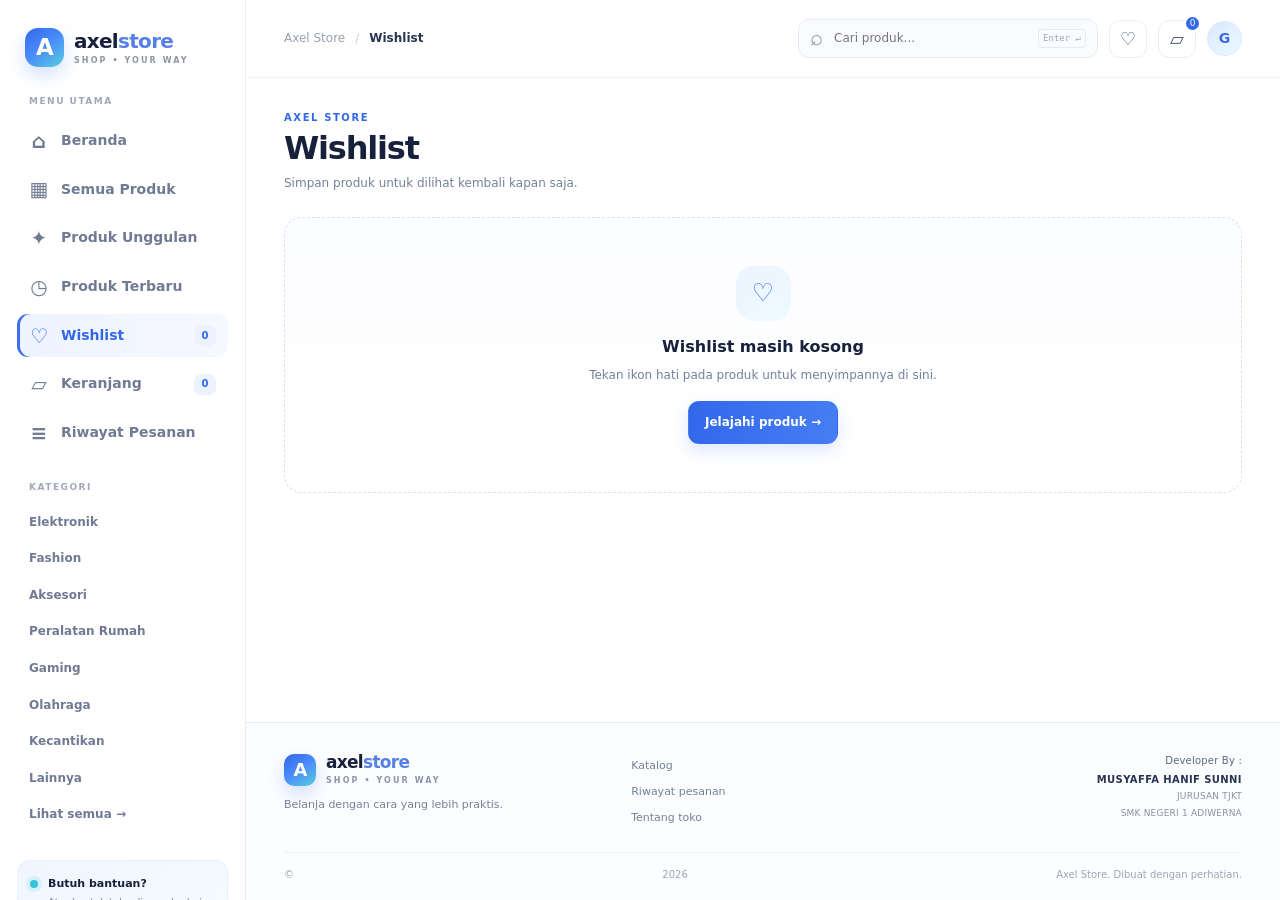
<file: wishlist.html>
<!doctype html>
<html lang="id"><head><meta charset="utf-8"><meta name="viewport" content="width=device-width,initial-scale=1"><meta name="theme-color" content="#ffffff"><meta name="description" content="Axel Store — pilihan belanja dengan pengalaman yang praktis dan modern."><title>Axel Store — Wishlist</title><link rel="stylesheet" href="css/style.css"><link rel="stylesheet" href="css/components.css"><link rel="stylesheet" href="css/responsive.css"><script defer src="js/storage.js"></script><script defer src="js/products.js"></script><script defer src="js/cart.js"></script><script defer src="js/wishlist.js"></script><script defer src="js/app.js"></script></head><body data-page="wishlist"><div id="toast-root" aria-live="polite" aria-atomic="true"></div><div class="mobile-shade" id="mobile-shade"></div><aside class="shop-sidebar" id="shop-sidebar" aria-label="Navigasi toko"><a class="brand" href="index.html"><span class="brand-mark">A</span><span>axel<span class="brand-light">store</span><small>SHOP • YOUR WAY</small></span></a><div class="sidebar-label">MENU UTAMA</div><nav class="side-nav"><a data-nav="home" href="index.html"><span class="nav-icon">⌂</span> Beranda</a><a data-nav="shop" href="shop.html"><span class="nav-icon">▦</span> Semua Produk</a><a data-nav="featured" href="shop.html?featured=1"><span class="nav-icon">✦</span> Produk Unggulan</a><a data-nav="new" href="shop.html?sort=newest"><span class="nav-icon">◷</span> Produk Terbaru</a><a data-nav="wishlist" href="wishlist.html"><span class="nav-icon">♡</span> Wishlist <span class="nav-count" id="wishlist-count">0</span></a><a data-nav="cart" href="cart.html"><span class="nav-icon">▱</span> Keranjang <span class="nav-count" id="cart-count">0</span></a><a data-nav="orders" href="orders.html"><span class="nav-icon">≡</span> Riwayat Pesanan</a></nav><div class="sidebar-label category-label">KATEGORI</div><div id="sidebar-categories" class="category-links"><a href="shop.html">Semua kategori</a></div><div class="sidebar-bottom"><div class="sidebar-help"><span class="help-dot"></span><div><strong>Butuh bantuan?</strong><small>Atur kontak toko di panel admin.</small></div></div><a class="side-about" href="about.html">Tentang Axel Store <span>↗</span></a></div></aside><div class="main-column"><header class="topbar"><button class="icon-button mobile-menu" id="menu-toggle" aria-label="Buka navigasi" aria-expanded="false">☰</button><div class="breadcrumb" id="breadcrumb"><span>Axel Store</span><b>/</b><strong>Beranda</strong></div><div class="topbar-actions"><form class="quick-search" id="quick-search"><span>⌕</span><input name="q" aria-label="Cari produk" placeholder="Cari produk..." autocomplete="off"><kbd>Enter ↵</kbd></form><a class="icon-button top-icon" href="wishlist.html" aria-label="Wishlist">♡</a><a class="icon-button top-icon bag-button" href="cart.html" aria-label="Keranjang">▱<span id="top-cart-count">0</span></a><a class="avatar-link" href="account.html" title="Akun pelanggan">G</a></div></header><main id="page-content" class="page-content" tabindex="-1"><div class="page-loading">Menyiapkan Axel Store…</div></main><footer class="site-footer"><div><a class="brand footer-brand" href="index.html"><span class="brand-mark">A</span><span>axel<span class="brand-light">store</span><small>SHOP • YOUR WAY</small></span></a><p>Belanja dengan cara yang lebih praktis.</p></div><div class="footer-links"><a href="shop.html">Katalog</a><a href="orders.html">Riwayat pesanan</a><a href="about.html">Tentang toko</a></div><div class="developer"><span>Developer By :</span><strong>MUSYAFFA HANIF SUNNI</strong><span>JURUSAN TJKT</span><span>SMK NEGERI 1 ADIWERNA</span></div><div class="copyright">© <span id="copyright-year"></span> Axel Store. Dibuat dengan perhatian.</div></footer></div><button id="back-top" class="back-top" aria-label="Kembali ke atas">↑</button><div id="modal-root"></div></body></html>
</file>
<file: css/style.css>
:root{--ink:#18213b;--muted:#748098;--blue:#3267ea;--blue2:#5484ff;--cyan:#35c5dc;--purple:#8972ef;--line:#e9edf4;--paper:#f7f9fc;--white:#fff;--green:#138a69;--red:#d84b62;--amber:#ba7b16;--shadow:0 12px 34px rgba(30,48,89,.07);--shadow-soft:0 4px 16px rgba(30,48,89,.055);--radius:18px}*{box-sizing:border-box}html{scroll-behavior:smooth}body{margin:0;background:#fff;color:var(--ink);font-family:Inter,ui-sans-serif,system-ui,-apple-system,BlinkMacSystemFont,"Segoe UI",sans-serif;font-size:14px;line-height:1.55}a{color:inherit;text-decoration:none}button,input,select,textarea{font:inherit}button{cursor:pointer}button:disabled{opacity:.5;cursor:not-allowed}input,select,textarea{max-width:100%}img{max-width:100%;display:block}button:focus-visible,a:focus-visible,input:focus-visible,select:focus-visible,textarea:focus-visible{outline:3px solid rgba(50,103,234,.3);outline-offset:2px}.shop-sidebar{position:fixed;inset:0 auto 0 0;width:246px;background:#fff;border-right:1px solid var(--line);padding:28px 17px 18px;display:flex;flex-direction:column;z-index:50;overflow-y:auto}.brand{display:flex;align-items:center;gap:10px;font-size:20px;font-weight:850;letter-spacing:-.7px;line-height:1.1;padding:0 8px 28px}.brand-mark{width:39px;height:39px;border-radius:13px;background:linear-gradient(145deg,#3267ea 0%,#4a8cfb 48%,#58cddc 100%);display:grid;place-items:center;color:white;font-weight:900;font-size:23px;box-shadow:0 8px 18px #3267ea33;flex-shrink:0}.brand-light{color:#5680e7}.brand small{display:block;font-size:8px;letter-spacing:2.1px;color:#8b95a8;font-weight:750;margin-top:5px}.sidebar-label{font-size:9px;font-weight:850;letter-spacing:1.5px;color:#a0a8b8;padding:0 12px 10px}.side-nav{display:grid;gap:5px}.side-nav a,.category-links a{display:flex;align-items:center;gap:12px;padding:11px 12px;border-radius:11px;color:#707b93;font-weight:650;transition:background .2s,color .2s,transform .2s}.side-nav a:hover,.category-links a:hover{background:#f4f7ff;color:var(--blue);transform:translateX(2px)}.side-nav a.active{color:var(--blue);background:linear-gradient(95deg,#edf3ff,#f6f8ff);box-shadow:inset 3px 0 #3f70ec}.nav-icon{font-size:20px;width:20px;text-align:center;line-height:1}.nav-count{margin-left:auto;min-width:22px;height:21px;padding:0 5px;border-radius:7px;background:#edf2ff;color:#3267ea;display:grid;place-items:center;font-size:10px;font-weight:800}.category-label{margin-top:26px}.category-links{display:grid;gap:2px}.category-links a{font-size:12px;padding:8px 12px}.sidebar-bottom{margin-top:auto;padding-top:28px}.sidebar-help{display:flex;gap:10px;align-items:flex-start;padding:14px 12px;background:linear-gradient(135deg,#f0f5ff,#f6fbff);border:1px solid #e8efff;border-radius:13px;margin-bottom:12px}.help-dot{width:8px;height:8px;background:var(--cyan);border-radius:99px;box-shadow:0 0 0 4px #35c5dc20;margin-top:5px;flex-shrink:0}.sidebar-help strong,.sidebar-help small{display:block}.sidebar-help strong{font-size:11px}.sidebar-help small{font-size:10px;color:var(--muted);margin-top:3px}.side-about{display:flex;justify-content:space-between;padding:10px 12px;color:#8892a5;font-size:11px}.side-about:hover{color:var(--blue)}.main-column{margin-left:246px;min-height:100vh;display:flex;flex-direction:column}.topbar{height:78px;display:flex;align-items:center;justify-content:space-between;gap:20px;padding:0 38px;border-bottom:1px solid #f0f2f7;background:rgba(255,255,255,.94);position:sticky;top:0;z-index:30;backdrop-filter:blur(14px)}.breadcrumb{display:flex;align-items:center;gap:10px;color:#98a1b2;font-size:12px}.breadcrumb b{font-weight:400;color:#c8cfda}.breadcrumb strong{color:#283551;font-weight:750}.topbar-actions{display:flex;align-items:center;gap:11px}.quick-search{display:flex;align-items:center;gap:9px;border:1px solid #e7ebf3;background:#fafbfe;border-radius:11px;padding:0 11px;height:39px;width:min(300px,33vw)}.quick-search>span{font-size:22px;color:#8190aa}.quick-search input{border:0;outline:none!important;background:transparent;width:100%;min-width:0;font-size:12px;color:var(--ink)}.quick-search kbd{font-size:9px;color:#9ca6b6;white-space:nowrap;border:1px solid #e6eaf1;border-radius:4px;padding:2px 4px}.icon-button{position:relative;border:1px solid #e8edf5;background:#fff;border-radius:11px;min-width:38px;height:38px;display:inline-grid;place-items:center;color:#4c5c78;font-size:18px;transition:.2s}.icon-button:hover{color:var(--blue);background:#f3f6ff;border-color:#dce5ff}.bag-button span{position:absolute;top:-6px;right:-6px;min-width:17px;height:17px;border:2px solid white;border-radius:20px;background:var(--blue);color:#fff;font-size:9px;display:grid;place-items:center;padding:0 3px}.avatar-link,.admin-avatar{width:35px;height:35px;display:grid;place-items:center;border-radius:50%;background:linear-gradient(145deg,#dce7ff,#e9fbff);color:#416be0;font-weight:850;border:1px solid #dce8ff}.mobile-menu{display:none}.page-content{padding:32px 38px 55px;flex:1;min-width:0;max-width:1800px;width:100%;margin:0 auto}.site-footer{border-top:1px solid var(--line);padding:30px 38px 18px;display:grid;grid-template-columns:1.1fr .8fr 1.2fr;gap:25px;align-items:start;background:#fcfdff}.footer-brand{padding:0;font-size:17px}.footer-brand .brand-mark{width:32px;height:32px;border-radius:10px;font-size:18px}.site-footer p{font-size:11px;color:var(--muted);margin:10px 0}.footer-links{display:grid;gap:9px;padding-top:4px;font-size:11px;color:#748098}.footer-links a:hover{color:var(--blue)}.developer{display:grid;gap:3px;justify-self:end;font-size:9px;color:#8791a3;text-align:right;letter-spacing:.2px}.developer span:first-child{font-size:10px;color:#5b6882}.developer strong{color:#273451;font-size:10px;letter-spacing:.4px}.copyright{grid-column:1/-1;border-top:1px solid #eff1f6;padding-top:14px;font-size:10px;color:#9da6b6;display:flex;justify-content:space-between}.mobile-shade{display:none}.back-top{position:fixed;right:22px;bottom:22px;width:40px;height:40px;border:0;border-radius:13px;background:var(--ink);color:white;font-size:18px;box-shadow:var(--shadow);opacity:0;pointer-events:none;transform:translateY(8px);transition:.2s;z-index:60}.back-top.visible{opacity:1;pointer-events:auto;transform:none}.page-loading{padding:70px;text-align:center;color:var(--muted)}
</file>
<file: css/components.css>
.eyebrow{font-size:10px;font-weight:850;letter-spacing:1.6px;text-transform:uppercase;color:var(--blue)}.page-heading{display:flex;align-items:flex-end;justify-content:space-between;gap:18px;margin-bottom:24px}.page-heading h1,.page-heading h2{margin:4px 0 0;font-size:clamp(24px,3vw,32px);letter-spacing:-1.2px;line-height:1.15}.page-heading p{margin:8px 0 0;color:var(--muted);font-size:12px;max-width:560px}.button{border:1px solid transparent;border-radius:11px;padding:11px 16px;display:inline-flex;align-items:center;justify-content:center;gap:9px;font-size:12px;font-weight:800;transition:transform .18s,box-shadow .18s,background .18s;white-space:nowrap}.button:hover{transform:translateY(-1px)}.button-primary{background:linear-gradient(105deg,#3267ea,#477ef4);color:#fff;box-shadow:0 7px 16px #3267ea26}.button-primary:hover{box-shadow:0 10px 20px #3267ea3c}.button-light{background:#fff;color:#43516c;border-color:#e3e9f3}.button-light:hover{border-color:#c8d7ff;color:var(--blue);background:#f9fbff}.button-danger{background:#fff0f2;color:#c13d56;border-color:#ffdee4}.button-small{padding:8px 11px;font-size:11px}.button-block{width:100%}.text-button{border:0;background:none;color:var(--blue);font-weight:800;padding:7px}.pill{display:inline-flex;align-items:center;gap:5px;border-radius:20px;padding:4px 8px;font-size:9px;font-weight:850;letter-spacing:.15px;background:#edf3ff;color:#3267ea}.pill-green{background:#e8f8f1;color:#128260}.pill-red{background:#fff0f2;color:#c13d56}.pill-amber{background:#fff6e7;color:#a96c11}.pill-gray{background:#f0f2f6;color:#69758a}.surface{border:1px solid var(--line);border-radius:var(--radius);background:#fff;box-shadow:var(--shadow-soft)}.field{display:grid;gap:6px}.field label,.form-stack label{font-size:11px;font-weight:750;color:#4c5870}.field input,.field select,.field textarea,.form-stack input,.form-stack select,.form-stack textarea{width:100%;min-width:0;border:1px solid #e2e8f1;background:#fff;color:var(--ink);border-radius:10px;padding:11px 12px;outline:none;transition:border .18s,box-shadow .18s}.field input:focus,.field select:focus,.field textarea:focus,.form-stack input:focus,.form-stack select:focus,.form-stack textarea:focus{border-color:#91afff;box-shadow:0 0 0 3px #3267ea12}.field textarea,.form-stack textarea{resize:vertical;min-height:90px}.field small{font-size:10px;color:var(--muted)}.form-grid{display:grid;grid-template-columns:repeat(2,minmax(0,1fr));gap:15px}.form-stack{display:grid;gap:10px}.field-full{grid-column:1/-1}.inline-field{display:flex;gap:8px}.inline-field>*{min-width:0}.section-head{display:flex;align-items:center;justify-content:space-between;gap:12px;margin:30px 0 16px}.section-head h2{margin:0;font-size:18px;letter-spacing:-.5px}.section-head p{margin:4px 0 0;color:var(--muted);font-size:11px}.section-link{color:var(--blue);font-size:11px;font-weight:800}.empty-state{padding:48px 22px;text-align:center;border:1px dashed #d9e1ef;background:linear-gradient(180deg,#fcfdff,#fff);border-radius:18px}.empty-symbol{width:55px;height:55px;border-radius:18px;background:linear-gradient(145deg,#edf3ff,#edfbff);color:#4779ec;display:grid;place-items:center;font-size:25px;margin:0 auto 14px}.empty-state h3{margin:0 0 6px;font-size:16px}.empty-state p{margin:0 auto 17px;max-width:390px;color:var(--muted);font-size:12px}.product-grid{display:grid;grid-template-columns:repeat(4,minmax(0,1fr));gap:16px}.product-card{min-width:0;border:1px solid #e9edf4;border-radius:16px;background:#fff;overflow:hidden;transition:transform .23s,box-shadow .23s,border-color .23s;position:relative}.product-card:hover{transform:translateY(-4px);box-shadow:0 15px 32px #1b31520e;border-color:#d9e3ff}.product-visual{aspect-ratio:1/0.86;background:linear-gradient(145deg,#f0f4ff,#f8fbff 56%,#e8fbfd);display:grid;place-items:center;position:relative;overflow:hidden}.product-visual:before,.product-visual:after{content:"";position:absolute;border-radius:50%;filter:blur(1px)}.product-visual:before{width:65%;aspect-ratio:1;background:linear-gradient(145deg,#fff,#dbe7ff);box-shadow:inset 0 0 0 1px #fff9,0 16px 40px #5978bf16;transform:rotate(-18deg)}.product-visual:after{width:34%;aspect-ratio:1;background:linear-gradient(135deg,#5ed1e7,#7d8cfa);opacity:.6;right:-11%;top:-12%}.product-visual img{width:100%;height:100%;object-fit:cover;position:relative;z-index:2}.product-placeholder{position:relative;z-index:2;font-size:54px;filter:drop-shadow(0 9px 8px #21386920);color:#6485df}.product-badge{position:absolute;z-index:3;left:10px;top:10px}.wishlist-toggle{position:absolute;right:10px;top:10px;width:31px;height:31px;border:1px solid #ffffffc9;background:#ffffffdc;border-radius:50%;color:#64718b;z-index:3;font-size:17px;display:grid;place-items:center}.wishlist-toggle.is-active{color:#e25379;background:#fff}.product-info{padding:13px}.product-category{font-size:9px;color:#8b95a9;text-transform:uppercase;letter-spacing:.8px;font-weight:850}.product-name{display:block;font-size:13px;font-weight:800;color:#26334f;line-height:1.35;margin:5px 0 8px;min-height:35px;display:-webkit-box;-webkit-line-clamp:2;-webkit-box-orient:vertical;overflow:hidden}.product-price{font-weight:900;font-size:15px;letter-spacing:-.3px}.product-stock{font-size:10px;color:#8b95a8;margin-top:5px}.product-actions{display:flex;gap:7px;margin-top:13px}.product-actions .button{padding:9px 8px;font-size:10px;flex:1}.product-actions .icon-button{height:34px;min-width:34px}.filter-bar{display:flex;align-items:center;gap:10px;flex-wrap:wrap;padding:13px;border:1px solid var(--line);border-radius:14px;background:#fcfdff;margin-bottom:16px}.filter-bar .field{min-width:130px;flex:1}.filter-bar input,.filter-bar select{padding:9px 10px;border:1px solid #e4e9f2;border-radius:9px;background:#fff;color:var(--ink);font-size:11px;width:100%}.filter-result{font-size:11px;color:var(--muted);margin-left:auto}.hero{display:grid;grid-template-columns:1.1fr .9fr;min-height:315px;overflow:hidden;position:relative;border-radius:23px;background:linear-gradient(115deg,#f7f9ff 0%,#eef4ff 56%,#f0fcff 100%);border:1px solid #e5edff}.hero-copy{position:relative;z-index:2;padding:clamp(25px,4vw,48px);align-self:center}.hero-label{display:inline-flex;align-items:center;gap:8px;border-radius:30px;background:#fff;border:1px solid #e0eaff;padding:6px 10px;color:#466dd4;font-weight:850;font-size:9px;letter-spacing:1px}.hero-label span{width:6px;height:6px;background:#38bfd8;border-radius:50%;box-shadow:0 0 0 4px #38bfd820}.hero h1{font-size:clamp(30px,4.2vw,51px);letter-spacing:-2px;line-height:1.04;margin:18px 0 13px;max-width:540px}.hero h1 em{font-style:normal;color:var(--blue);background:linear-gradient(95deg,#3267ea,#6384f6 52%,#32b9d1);background-clip:text;-webkit-background-clip:text;-webkit-text-fill-color:transparent}.hero p{font-size:12px;max-width:400px;color:#717f9b;line-height:1.8;margin:0 0 23px}.hero-actions{display:flex;gap:9px;flex-wrap:wrap}.hero-art{min-height:250px;position:relative;display:grid;place-items:center;overflow:hidden;background:radial-gradient(circle at 55% 44%,#fff 0,#e8f1ff 34%,transparent 66%)}.hero-orb{position:absolute;width:230px;height:230px;border-radius:50%;background:linear-gradient(140deg,#d8e4ffcc,#effcffb3 60%,#e0dcffb3);box-shadow:inset 0 0 0 1px #ffffffbd,0 20px 45px #456cb71a}.hero-tile{position:absolute;width:108px;height:145px;border:1px solid #ffffffd9;border-radius:18px;background:linear-gradient(145deg,#ffffffef,#dce8fff0);box-shadow:0 22px 44px #4569a12a;transform:rotate(-12deg);left:25%;top:23%;display:grid;place-items:center;font-size:49px;color:#4c7bea}.hero-tile.two{width:95px;height:126px;left:auto;right:18%;top:35%;transform:rotate(13deg);background:linear-gradient(145deg,#e9ffff,#daf5fc);color:#28a9c4}.hero-tile.three{width:64px;height:88px;left:43%;top:8%;transform:rotate(18deg);border-radius:13px;font-size:29px;background:linear-gradient(145deg,#f2edff,#e4ddff);color:#8972ef}.hero-float{position:absolute;bottom:23px;right:12%;padding:10px 13px;border-radius:12px;border:1px solid #fff;background:#ffffffd9;box-shadow:var(--shadow-soft);font-weight:850;font-size:11px;color:#30466f;backdrop-filter:blur(8px)}.hero-float small{display:block;font-size:9px;font-weight:600;color:#8b95a9}.category-grid{display:grid;grid-template-columns:repeat(4,minmax(0,1fr));gap:12px}.category-card{padding:16px;display:flex;align-items:center;gap:12px;border:1px solid var(--line);background:#fff;border-radius:15px;text-align:left;transition:.2s;min-width:0}.category-card:hover{transform:translateY(-2px);box-shadow:var(--shadow-soft);border-color:#d5e1ff}.category-icon{width:44px;height:44px;border-radius:14px;background:linear-gradient(145deg,#edf3ff,#e9fbff);display:grid;place-items:center;color:#4a7aea;font-size:21px;flex-shrink:0}.category-card:nth-child(3n+2) .category-icon{background:linear-gradient(145deg,#f3efff,#e9e9ff);color:#8972ef}.category-card strong{display:block;font-size:12px;white-space:nowrap;overflow:hidden;text-overflow:ellipsis}.category-card small{display:block;color:#909bad;font-size:10px;margin-top:3px}.info-strip{display:grid;grid-template-columns:repeat(3,minmax(0,1fr));gap:12px;margin-top:28px}.info-tile{display:flex;gap:12px;align-items:flex-start;padding:16px;border-radius:15px;background:#fbfcff;border:1px solid #edf0f6}.info-tile>span{width:35px;height:35px;flex-shrink:0;border-radius:11px;display:grid;place-items:center;color:#4776e9;background:#eaf0ff;font-size:17px}.info-tile strong{display:block;font-size:11px}.info-tile p{margin:4px 0 0;color:var(--muted);font-size:10px}.cart-layout,.checkout-layout,.product-detail-layout{display:grid;grid-template-columns:minmax(0,1.5fr) minmax(270px,.8fr);gap:20px;align-items:start}.cart-items{display:grid;gap:10px}.cart-item{display:grid;grid-template-columns:88px minmax(0,1fr) auto;gap:14px;align-items:center;border:1px solid var(--line);border-radius:15px;padding:12px;background:#fff}.cart-item .product-visual{border-radius:11px;aspect-ratio:1}.cart-item .product-visual:before,.cart-item .product-visual:after{display:none}.cart-item-info h3{font-size:13px;margin:0 0 5px}.cart-item-info p{font-size:10px;color:var(--muted);margin:0 0 7px}.quantity-control{display:flex;align-items:center;gap:8px;border:1px solid #e2e8f1;border-radius:9px;padding:3px;width:max-content}.quantity-control button{border:0;background:transparent;width:25px;height:25px;color:#53627d;font-weight:800}.quantity-control span{font-size:11px;font-weight:800;min-width:17px;text-align:center}.cart-item-end{text-align:right;display:grid;justify-items:end;gap:8px}.cart-item-end strong{font-size:13px}.remove-item{border:0;background:transparent;color:#d35b70;font-size:10px;font-weight:750}.summary-card{padding:20px;position:sticky;top:95px}.summary-card h2{font-size:17px;margin:0 0 17px}.summary-line{display:flex;justify-content:space-between;gap:15px;padding:9px 0;color:#79849a;font-size:11px}.summary-line strong{color:#33405b;text-align:right}.summary-total{margin-top:7px;padding-top:15px;border-top:1px solid var(--line);display:flex;justify-content:space-between;gap:15px;align-items:center}.summary-total span{font-size:12px;font-weight:800}.summary-total strong{font-size:21px;letter-spacing:-.7px}.summary-note{margin:15px 0 0;color:#909bad;font-size:10px;line-height:1.7}.product-detail-visual{aspect-ratio:1/1;max-height:510px;border-radius:20px;overflow:hidden;background:linear-gradient(145deg,#f0f4ff,#f6fdff);border:1px solid var(--line);display:grid;place-items:center;position:relative}.product-detail-visual .product-placeholder{font-size:90px}.product-detail-copy h1{font-size:clamp(25px,3vw,35px);letter-spacing:-1px;line-height:1.15;margin:10px 0}.product-detail-copy .big-price{font-size:26px;font-weight:900;margin:15px 0}.product-detail-copy .description{color:#6d7990;font-size:12px;line-height:1.9;white-space:pre-line}.detail-meta{display:grid;gap:10px;border-top:1px solid var(--line);border-bottom:1px solid var(--line);padding:15px 0;margin:17px 0;color:#6c7890;font-size:11px}.detail-meta span{display:flex;justify-content:space-between;gap:10px}.detail-meta strong{color:#2f3b55}.detail-actions{display:flex;gap:9px;flex-wrap:wrap;margin-top:18px}.detail-actions .button{flex:1}.stepper{display:flex;align-items:center;gap:10px;margin:15px 0}.stepper label{font-size:11px;font-weight:750}.stepper input{width:74px;border:1px solid #e0e6f0;border-radius:9px;padding:9px;text-align:center}.checkout-steps{display:flex;gap:10px;margin-bottom:22px}.checkout-step{display:flex;align-items:center;gap:8px;color:#9aa4b4;font-size:10px;font-weight:750;flex:1}.checkout-step span{width:25px;height:25px;border:1px solid #e0e6f0;border-radius:50%;display:grid;place-items:center;background:#fff}.checkout-step.active{color:var(--blue)}.checkout-step.active span,.checkout-step.done span{background:var(--blue);border-color:var(--blue);color:#fff}.checkout-panel{padding:22px}.checkout-panel h2{margin:0 0 5px;font-size:17px}.checkout-panel>p{margin:0 0 20px;color:var(--muted);font-size:11px}.checkout-actions{display:flex;justify-content:space-between;gap:10px;margin-top:20px}.checkout-review-row{display:flex;justify-content:space-between;gap:12px;padding:10px 0;border-bottom:1px solid #f0f2f6;font-size:11px}.checkout-review-row strong{text-align:right}.order-card{padding:18px;margin-bottom:12px}.order-card-head{display:flex;justify-content:space-between;gap:14px;flex-wrap:wrap;align-items:center;padding-bottom:13px;border-bottom:1px solid #f0f2f6}.order-id{font-size:12px;font-weight:900}.order-date{font-size:10px;color:var(--muted);margin-top:3px}.order-card-body{display:flex;align-items:center;justify-content:space-between;gap:16px;padding:15px 0}.order-total{font-weight:900;font-size:17px}.order-card-actions{display:flex;gap:8px;flex-wrap:wrap}.about-hero{padding:clamp(25px,4vw,45px);border-radius:22px;background:linear-gradient(115deg,#f5f8ff,#effcff 70%,#f6f2ff);border:1px solid #e8edff}.about-hero h1{font-size:clamp(30px,4vw,45px);letter-spacing:-1.8px;line-height:1.1;margin:15px 0}.about-hero h1 em{font-style:normal;color:var(--blue)}.about-hero p{font-size:12px;line-height:1.9;color:#727f99;max-width:620px}.about-grid{display:grid;grid-template-columns:repeat(3,minmax(0,1fr));gap:14px;margin-top:20px}.about-card{padding:20px}.about-card h3{font-size:13px;margin:12px 0 6px}.about-card p{font-size:11px;color:var(--muted);margin:0;line-height:1.8}.contact-box{padding:22px;margin-top:20px;display:flex;align-items:center;justify-content:space-between;gap:20px}.account-layout{display:grid;grid-template-columns:1fr 1.2fr;gap:18px}.account-card{padding:22px}.account-card h2{font-size:16px;margin:0 0 8px}.account-card p{font-size:11px;color:var(--muted);line-height:1.8}.toast{display:flex;align-items:flex-start;gap:10px;max-width:min(380px,calc(100vw - 28px));padding:12px 15px;border-radius:12px;background:#17213a;color:#fff;box-shadow:0 12px 30px #17213a2e;font-size:11px;animation:toastIn .22s ease-out}.toast.success{background:#11785d}.toast.error{background:#a82f49}.toast-stack{position:fixed;top:90px;right:20px;z-index:200;display:grid;gap:8px}.modal-overlay{position:fixed;inset:0;background:#17213a70;backdrop-filter:blur(4px);z-index:180;display:grid;place-items:center;padding:18px}.modal-card{width:min(500px,100%);max-height:min(88vh,800px);overflow:auto;background:#fff;border-radius:20px;box-shadow:0 25px 80px #17213a35;padding:23px}.modal-card h2{font-size:18px;margin:0 0 7px}.modal-card p{font-size:12px;line-height:1.7;color:var(--muted)}.modal-actions{display:flex;justify-content:flex-end;gap:9px;margin-top:22px}.modal-close{float:right;border:0;background:#f3f5fa;width:30px;height:30px;border-radius:9px;color:#68758c}.notice{border:1px solid #ffe4b5;background:#fff9ed;color:#8a641d;border-radius:11px;padding:12px;font-size:10px;line-height:1.7}.notice-blue{border-color:#dce8ff;background:#f4f8ff;color:#47618f}.table-wrap{overflow:auto;border:1px solid var(--line);border-radius:13px}table{width:100%;border-collapse:collapse;text-align:left;min-width:600px}thead th{font-size:9px;text-transform:uppercase;letter-spacing:.8px;color:#8994a7;background:#fafbfe;padding:13px 14px;border-bottom:1px solid var(--line)}tbody td{padding:13px 14px;border-bottom:1px solid #f0f2f6;font-size:11px;color:#4d5a73}tbody tr:last-child td{border-bottom:0}tbody tr:hover{background:#fcfdff}.table-product{display:flex;align-items:center;gap:10px;min-width:150px}.table-thumb{width:36px;height:36px;border-radius:9px;background:#edf3ff;display:grid;place-items:center;color:#4c7ceb;font-size:18px;flex-shrink:0}.table-product strong{display:block;font-size:11px;color:#2c3954}.table-product small{display:block;font-size:9px;color:#929cae;margin-top:3px}.table-actions{display:flex;gap:6px}.table-actions button{border:1px solid #e4e9f2;background:#fff;color:#5d6a84;border-radius:8px;padding:6px 8px;font-size:10px}.table-actions button:hover{color:var(--blue);border-color:#cbd9ff}.data-card{padding:20px}.data-card h3{margin:0 0 6px;font-size:13px}.data-card p{color:var(--muted);font-size:11px;line-height:1.8;margin:0 0 16px}.admin-metric-grid{display:grid;grid-template-columns:repeat(4,minmax(0,1fr));gap:13px}.admin-metric{padding:18px;position:relative;overflow:hidden}.admin-metric:after{content:"";position:absolute;right:-22px;top:-22px;width:80px;height:80px;border-radius:50%;background:var(--metric-tint,#eaf0ff)}.admin-metric-head{display:flex;justify-content:space-between;align-items:center;position:relative;z-index:1}.metric-icon{height:35px;width:35px;border-radius:11px;display:grid;place-items:center;background:var(--metric-tint,#eaf0ff);color:var(--metric-color,#3267ea);font-size:16px}.admin-metric small{font-size:10px;color:#8390a6;display:block;margin-top:12px}.admin-metric strong{font-size:27px;letter-spacing:-1px;display:block;position:relative;z-index:1}.admin-metric p{font-size:9px;color:#99a3b3;margin:3px 0 0}.two-col{display:grid;grid-template-columns:minmax(0,1.3fr) minmax(250px,.7fr);gap:15px;margin-top:18px}.panel-card{padding:19px;min-width:0}.panel-title{display:flex;align-items:center;justify-content:space-between;gap:10px;margin-bottom:16px}.panel-title h2{font-size:14px;margin:0}.panel-title p{font-size:10px;color:var(--muted);margin:4px 0 0}.
.hero-banner-image{position:absolute;inset:0;width:100%;height:100%;object-fit:cover;z-index:2}
</file>
<file: css/responsive.css>
@media(max-width:1250px){.product-grid{grid-template-columns:repeat(3,minmax(0,1fr))}.page-content{padding:28px 25px 45px}.topbar{padding:0 25px}.site-footer{padding-left:25px;padding-right:25px}.admin-metric-grid{grid-template-columns:repeat(2,minmax(0,1fr))}}@media(max-width:980px){.shop-sidebar{transform:translateX(-105%);transition:transform .25s ease;box-shadow:15px 0 45px #1b31521a;width:260px}.shop-sidebar.open{transform:translateX(0)}.mobile-shade{display:block;position:fixed;inset:0;background:#17213a65;z-index:45;opacity:0;pointer-events:none;transition:opacity .2s}.mobile-shade.visible{opacity:1;pointer-events:auto}.main-column{margin-left:0}.mobile-menu{display:inline-grid;flex-shrink:0}.topbar{gap:12px}.breadcrumb{margin-right:auto}.quick-search{width:min(270px,35vw)}.hero{grid-template-columns:1fr .8fr}.hero-art{min-height:240px}.category-grid{grid-template-columns:repeat(2,minmax(0,1fr))}.product-detail-layout{grid-template-columns:1fr 1fr}.admin-sidebar{transform:translateX(-105%);transition:transform .25s ease;box-shadow:15px 0 45px #1b31521a}.admin-sidebar.open{transform:translateX(0)}.admin-shade{display:block;position:fixed;inset:0;z-index:70;background:#17213a65;opacity:0;pointer-events:none;transition:opacity .2s}.admin-shade.visible{opacity:1;pointer-events:auto}.admin-main{margin-left:0}.admin-menu-toggle{display:grid}.admin-content{padding:25px}.admin-topbar{padding:0 25px}.admin-footer{padding:15px 25px}}@media(max-width:680px){.topbar{height:67px;padding:0 14px;gap:8px}.breadcrumb{display:none}.topbar-actions{margin-left:auto;gap:6px}.quick-search{width:clamp(110px,34vw,220px);height:36px;padding:0 8px}.quick-search kbd{display:none}.top-icon{min-width:34px;height:35px}.avatar-link{width:31px;height:31px}.page-content{padding:21px 14px 35px}.site-footer{padding:24px 16px 15px;grid-template-columns:1fr 1fr;gap:20px}.developer{grid-column:1/-1;justify-self:start;text-align:left}.copyright{font-size:9px;gap:12px;flex-wrap:wrap}.hero{grid-template-columns:1fr;min-height:0}.hero-copy{padding:27px 22px 20px}.hero h1{font-size:37px}.hero-art{min-height:205px}.hero-orb{width:165px}.hero-tile{width:76px;height:104px;font-size:37px}.hero-tile.two{width:68px;height:94px}.hero-tile.three{width:48px;height:62px;font-size:23px}.hero-float{bottom:12px;right:9%;padding:7px 10px}.page-heading{align-items:flex-start;flex-direction:column;margin-bottom:18px}.page-heading h1{font-size:27px}.product-grid{grid-template-columns:repeat(2,minmax(0,1fr));gap:10px}.product-card{border-radius:13px}.product-info{padding:10px}.product-name{font-size:11px;min-height:31px}.product-price{font-size:13px}.product-actions{gap:5px}.product-actions .button{font-size:9px;padding:8px 5px}.product-actions .icon-button{min-width:31px;height:31px}.product-placeholder{font-size:43px}.category-grid{gap:8px}.category-card{padding:11px;gap:9px}.category-icon{width:36px;height:36px;border-radius:11px;font-size:17px}.category-card strong{font-size:10px}.category-card small{font-size:9px}.info-strip{grid-template-columns:1fr;gap:8px;margin-top:18px}.info-tile{padding:12px}.filter-bar{gap:8px;padding:10px}.filter-bar .field{min-width:calc(50% - 6px)}.filter-result{width:100%;margin-left:0}.cart-layout,.checkout-layout,.product-detail-layout,.account-layout{grid-template-columns:1fr}.summary-card{position:static}.cart-item{grid-template-columns:66px minmax(0,1fr);gap:10px;padding:10px}.cart-item-end{grid-column:2;display:flex;align-items:center;justify-content:space-between;width:100%}.cart-item-info h3{font-size:11px}.checkout-panel{padding:17px}.checkout-steps{gap:5px}.checkout-step{gap:5px;font-size:9px}.checkout-step span{width:22px;height:22px}.about-grid{grid-template-columns:1fr}.contact-box{flex-direction:column;align-items:flex-start}.form-grid{grid-template-columns:1fr}.field-full{grid-column:auto}.toast-stack{right:10px;top:75px}.admin-topbar{height:76px;padding:0 14px;gap:10px}.admin-topbar h1{font-size:18px}.admin-top-actions{gap:6px}.admin-date{display:none}.admin-top-actions .button{display:none}.admin-content{padding:18px 13px}.admin-metric-grid{gap:8px}.admin-metric{padding:13px}.admin-metric strong{font-size:23px}.metric-icon{height:30px;width:30px}.admin-metric small{font-size:9px}.two-col{grid-template-columns:1fr;gap:10px}.panel-card{padding:14px}.checkout-actions{flex-wrap:wrap}.checkout-actions>*{flex:1}.modal-card{padding:18px}.admin-auth{grid-template-columns:1fr!important}.auth-visual{display:none!important}.auth-card{padding:30px 22px!important}.auth-card h1{font-size:27px!important}.product-detail-visual{max-height:360px}.product-detail-copy h1{font-size:27px}}@media(prefers-reduced-motion:reduce){*,*::before,*::after{scroll-behavior:auto!important;animation-duration:.01ms!important;animation-iteration-count:1!important;transition-duration:.01ms!important}}
</file>
<file: css/admin.css>
.admin-body{background:#f7f9fc;min-height:100vh}.admin-layout{min-height:100vh}.admin-sidebar{position:fixed;inset:0 auto 0 0;width:248px;background:#fff;border-right:1px solid #e7ebf3;padding:27px 17px 16px;display:flex;flex-direction:column;z-index:80;overflow-y:auto}.admin-brand{padding-bottom:30px}.admin-nav{display:grid;gap:5px}.admin-nav button,.admin-side-bottom>a,.admin-side-bottom>button{width:100%;display:flex;align-items:center;gap:11px;text-align:left;padding:11px 12px;border:0;background:transparent;color:#758098;border-radius:11px;font-weight:700;font-size:12px;transition:.2s}.admin-nav button span,.admin-side-bottom>a span,.admin-side-bottom>button span{font-size:17px;width:22px;text-align:center}.admin-nav button:hover,.admin-side-bottom>a:hover,.admin-side-bottom>button:hover{background:#f4f7ff;color:var(--blue)}.admin-nav button.active{background:linear-gradient(100deg,#edf3ff,#f8faff);box-shadow:inset 3px 0 var(--blue);color:var(--blue)}.admin-side-bottom{margin-top:auto;padding-top:25px;border-top:1px solid #eff1f6}.admin-side-bottom>a,.admin-side-bottom>button{padding:10px 12px}.admin-local-status{display:flex;align-items:center;gap:10px;border:1px solid #e7f2ed;background:#f4fbf7;border-radius:12px;padding:11px;margin-top:14px}.pulse-dot{width:7px;height:7px;border-radius:50%;background:#1ca77b;box-shadow:0 0 0 4px #1ca77b1c;flex-shrink:0}.admin-local-status b,.admin-local-status small{display:block}.admin-local-status b{font-size:10px}.admin-local-status small{font-size:9px;color:#7c988c;margin-top:3px}.admin-main{margin-left:248px;min-height:100vh;display:flex;flex-direction:column}.admin-topbar{position:sticky;top:0;z-index:40;height:88px;padding:0 34px;display:flex;align-items:center;gap:15px;background:#ffffffed;backdrop-filter:blur(12px);border-bottom:1px solid #e9edf4}.admin-menu-toggle{display:none}.admin-topbar .eyebrow{font-size:8px;color:#8995ab}.admin-topbar h1{font-size:22px;letter-spacing:-.6px;margin:3px 0 0}.admin-top-actions{margin-left:auto;display:flex;align-items:center;gap:14px}.admin-date{color:#8994a7;font-size:10px}.admin-avatar{font-size:12px}.admin-content{flex:1;padding:28px 34px 35px;max-width:1700px;width:100%;margin:0 auto;min-width:0}.admin-footer{padding:18px 34px;border-top:1px solid #e9edf4;background:#fff;color:#929caf;font-size:10px}.admin-footer span{padding:0 7px;color:#c3cad5}.admin-auth{min-height:100vh;display:grid;grid-template-columns:1fr 1fr;background:#fff}.auth-card{max-width:480px;width:100%;padding:clamp(28px,6vw,68px);align-self:center;justify-self:center}.auth-brand{padding:0 0 45px}.auth-card .eyebrow{font-size:9px}.auth-card h1{font-size:33px;letter-spacing:-1.3px;margin:12px 0 8px}.auth-card>p{font-size:12px;color:var(--muted);line-height:1.8;margin:0 0 25px}.security-note{font-size:10px;color:#8b6b22;background:#fff9eb;border:1px solid #fae8ba;padding:11px;border-radius:10px;line-height:1.7;margin:4px 0 0}.auth-back{display:inline-block;margin-top:24px;color:var(--blue);font-weight:750;font-size:11px}.auth-visual{position:relative;overflow:hidden;background:linear-gradient(145deg,#f0f5ff,#eafcff 60%,#f5f1ff);display:flex;align-items:flex-end;padding:clamp(30px,5vw,70px)}.auth-visual:before{content:"";position:absolute;width:420px;height:420px;border-radius:50%;background:linear-gradient(135deg,#d4e3ffb5,#d7fbff99 52%,#e7ddffb5);top:9%;left:24%;box-shadow:inset 0 0 0 1px #fff,0 35px 65px #4166ac16}.auth-orbit{position:absolute;border-radius:50%;border:1px solid #7c9ced48}.orbit-one{width:540px;height:540px;top:-5%;left:14%}.orbit-two{width:660px;height:660px;top:-15%;left:3%}.auth-visual-copy{position:relative;z-index:1;max-width:500px}.auth-visual-copy h2{font-size:clamp(34px,4vw,55px);letter-spacing:-2px;line-height:1.04;margin:16px 0}.auth-visual-copy h2 em{color:#3267ea;font-style:normal}.auth-visual-copy p{font-size:12px;color:#697a99;max-width:320px}.visual-chip{margin-top:27px;display:inline-flex;gap:9px;align-items:center;background:#ffffffa8;border:1px solid #ffffff;padding:9px 13px;border-radius:25px;font-size:10px;font-weight:800;color:#576986}.visual-chip .pulse-dot{background:#2db891}.admin-toolbar{display:flex;align-items:center;justify-content:space-between;gap:12px;margin-bottom:16px}.admin-toolbar p{font-size:11px;color:var(--muted);margin:0}.admin-toolbar-actions{display:flex;gap:8px;flex-wrap:wrap}.admin-form-card{padding:22px;max-width:920px}.admin-form-card h2{font-size:17px;margin:0 0 6px}.admin-form-card>p{font-size:11px;color:var(--muted);margin:0 0 20px}.admin-form-actions{display:flex;justify-content:flex-end;gap:9px;margin-top:22px}.admin-section{margin-top:25px}.admin-section:first-child{margin-top:0}.admin-section-heading{display:flex;align-items:flex-end;justify-content:space-between;gap:14px;margin-bottom:17px}.admin-section-heading h2{font-size:18px;letter-spacing:-.5px;margin:4px 0 0}.admin-section-heading p{font-size:11px;color:var(--muted);margin:5px 0 0}.admin-category-list{display:grid;gap:10px}.admin-category-row{display:flex;align-items:center;gap:13px;border:1px solid var(--line);background:#fff;padding:14px;border-radius:13px}.admin-category-row .category-icon{width:38px;height:38px}.admin-category-row .cat-info{flex:1;min-width:0}.admin-category-row strong{display:block;font-size:12px}.admin-category-row small{font-size:10px;color:var(--muted)}.admin-settings-grid{display:grid;grid-template-columns:minmax(0,1fr) minmax(250px,.7fr);gap:15px}.admin-preview-banner{border-radius:15px;padding:22px;background:linear-gradient(110deg,#edf3ff,#e7fcff,#f4efff);border:1px solid #e4ebff}.admin-preview-banner .eyebrow{font-size:8px}.admin-preview-banner h3{font-size:22px;letter-spacing:-.7px;margin:9px 0}.admin-preview-banner p{color:#7986a0;font-size:10px;line-height:1.8}.admin-empty-chart{min-height:150px;display:grid;place-items:center;text-align:center;color:#98a3b6;font-size:11px;border:1px dashed #dfe5ef;border-radius:12px;background:linear-gradient(180deg,#fcfdff,#fff);padding:15px}.admin-empty-chart strong{display:block;color:#586682;font-size:12px;margin-bottom:4px}
</file>
